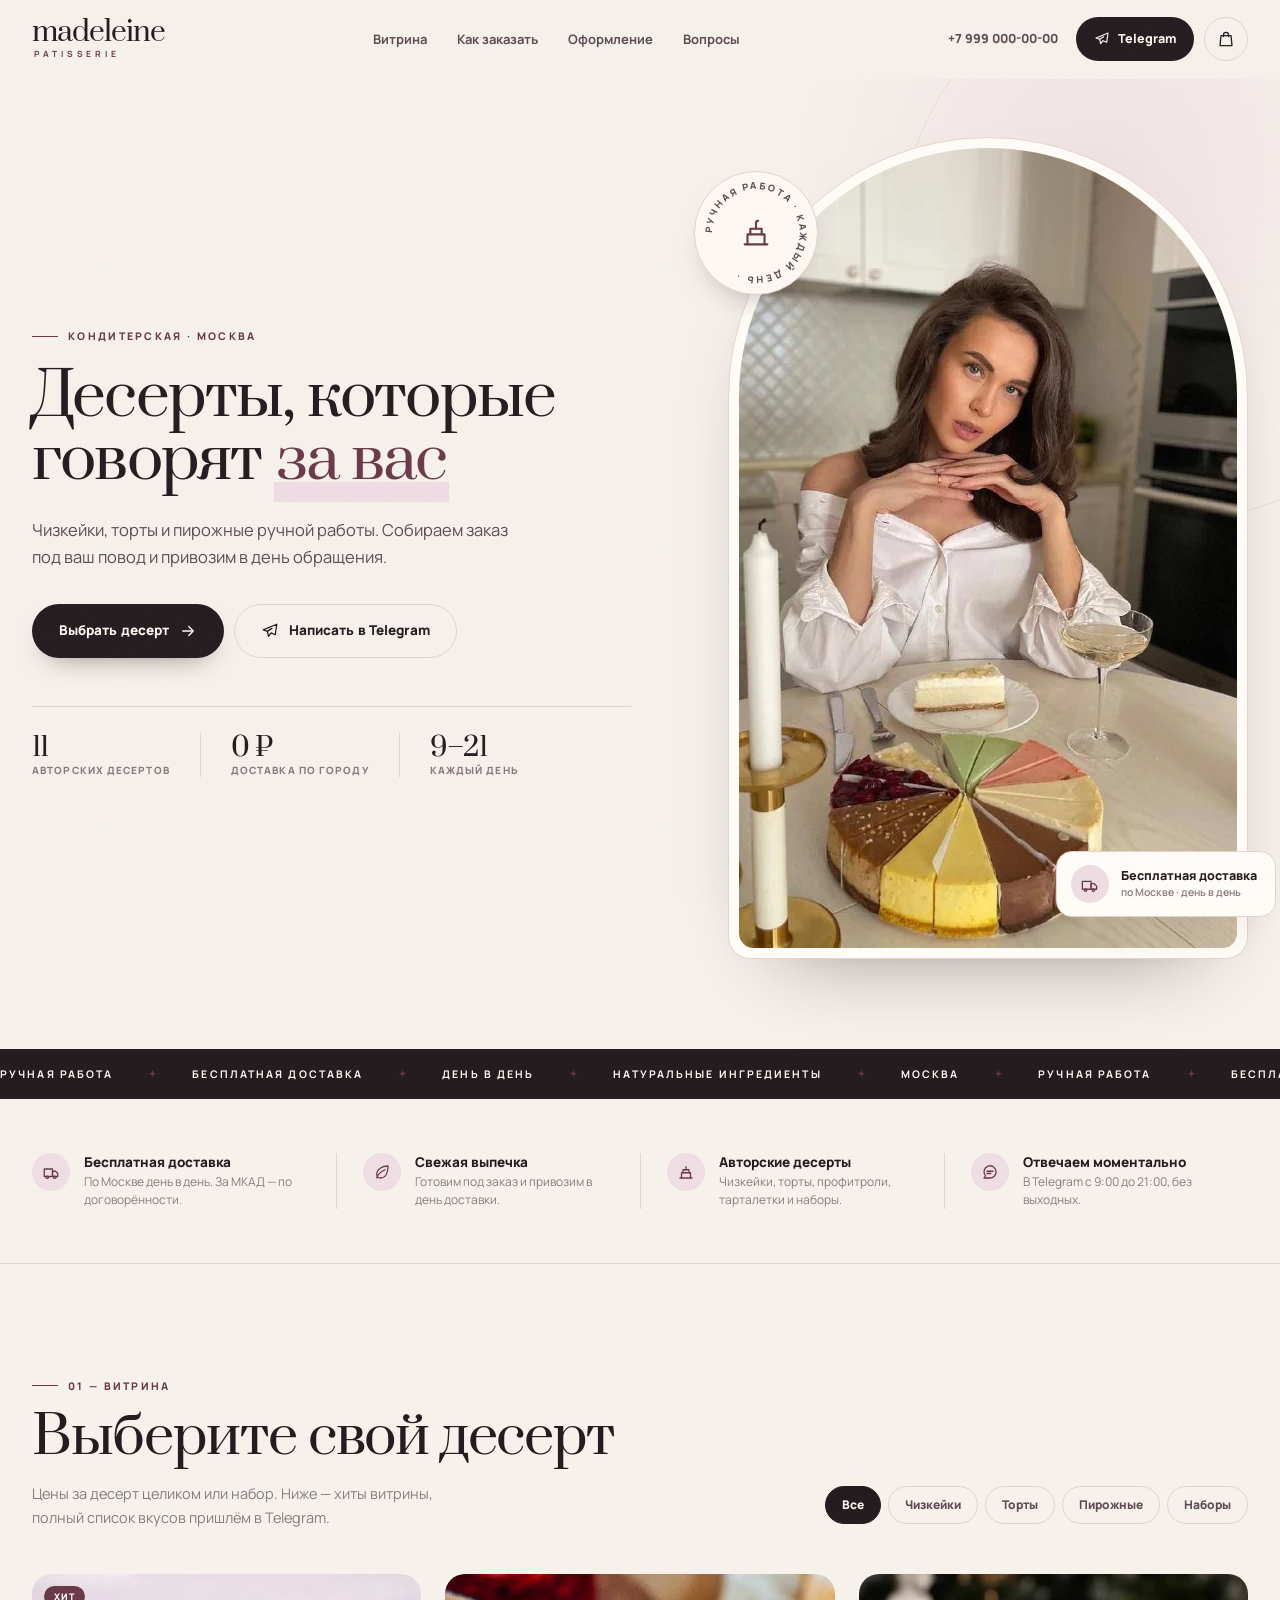
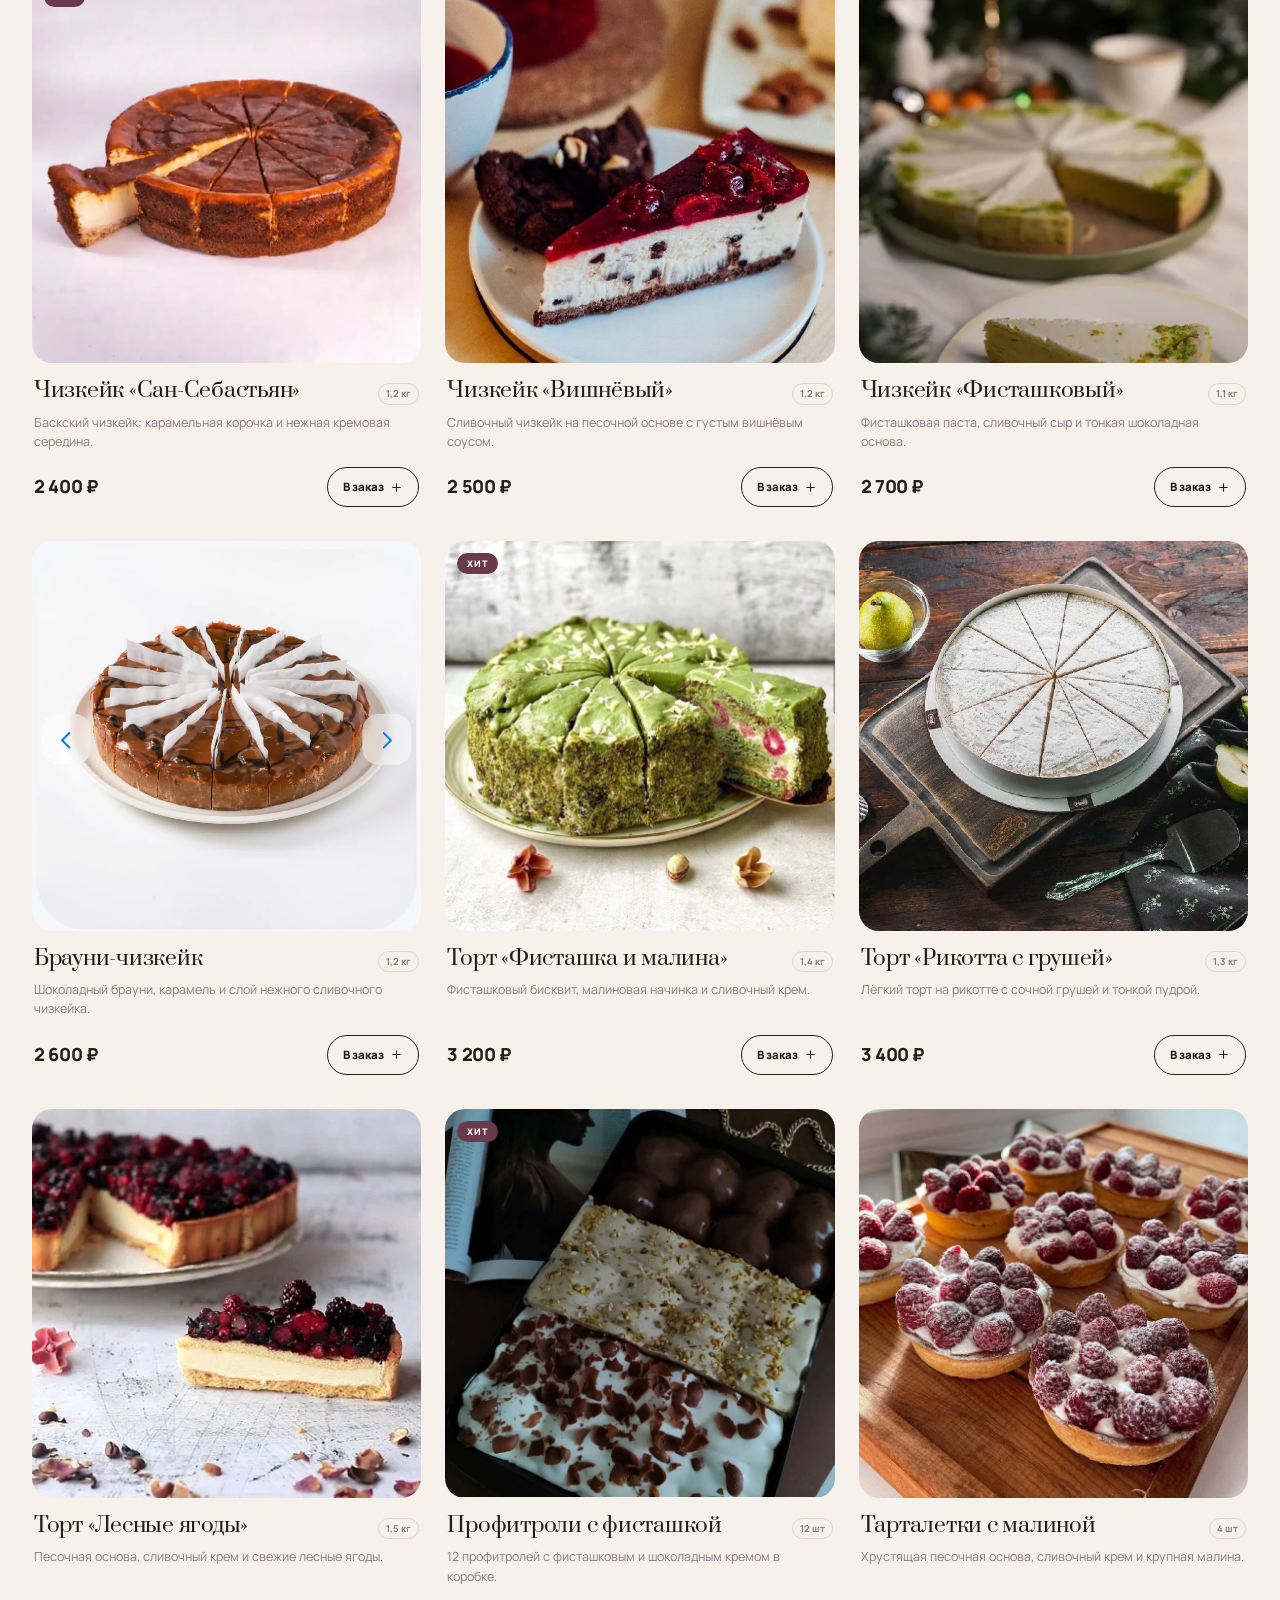
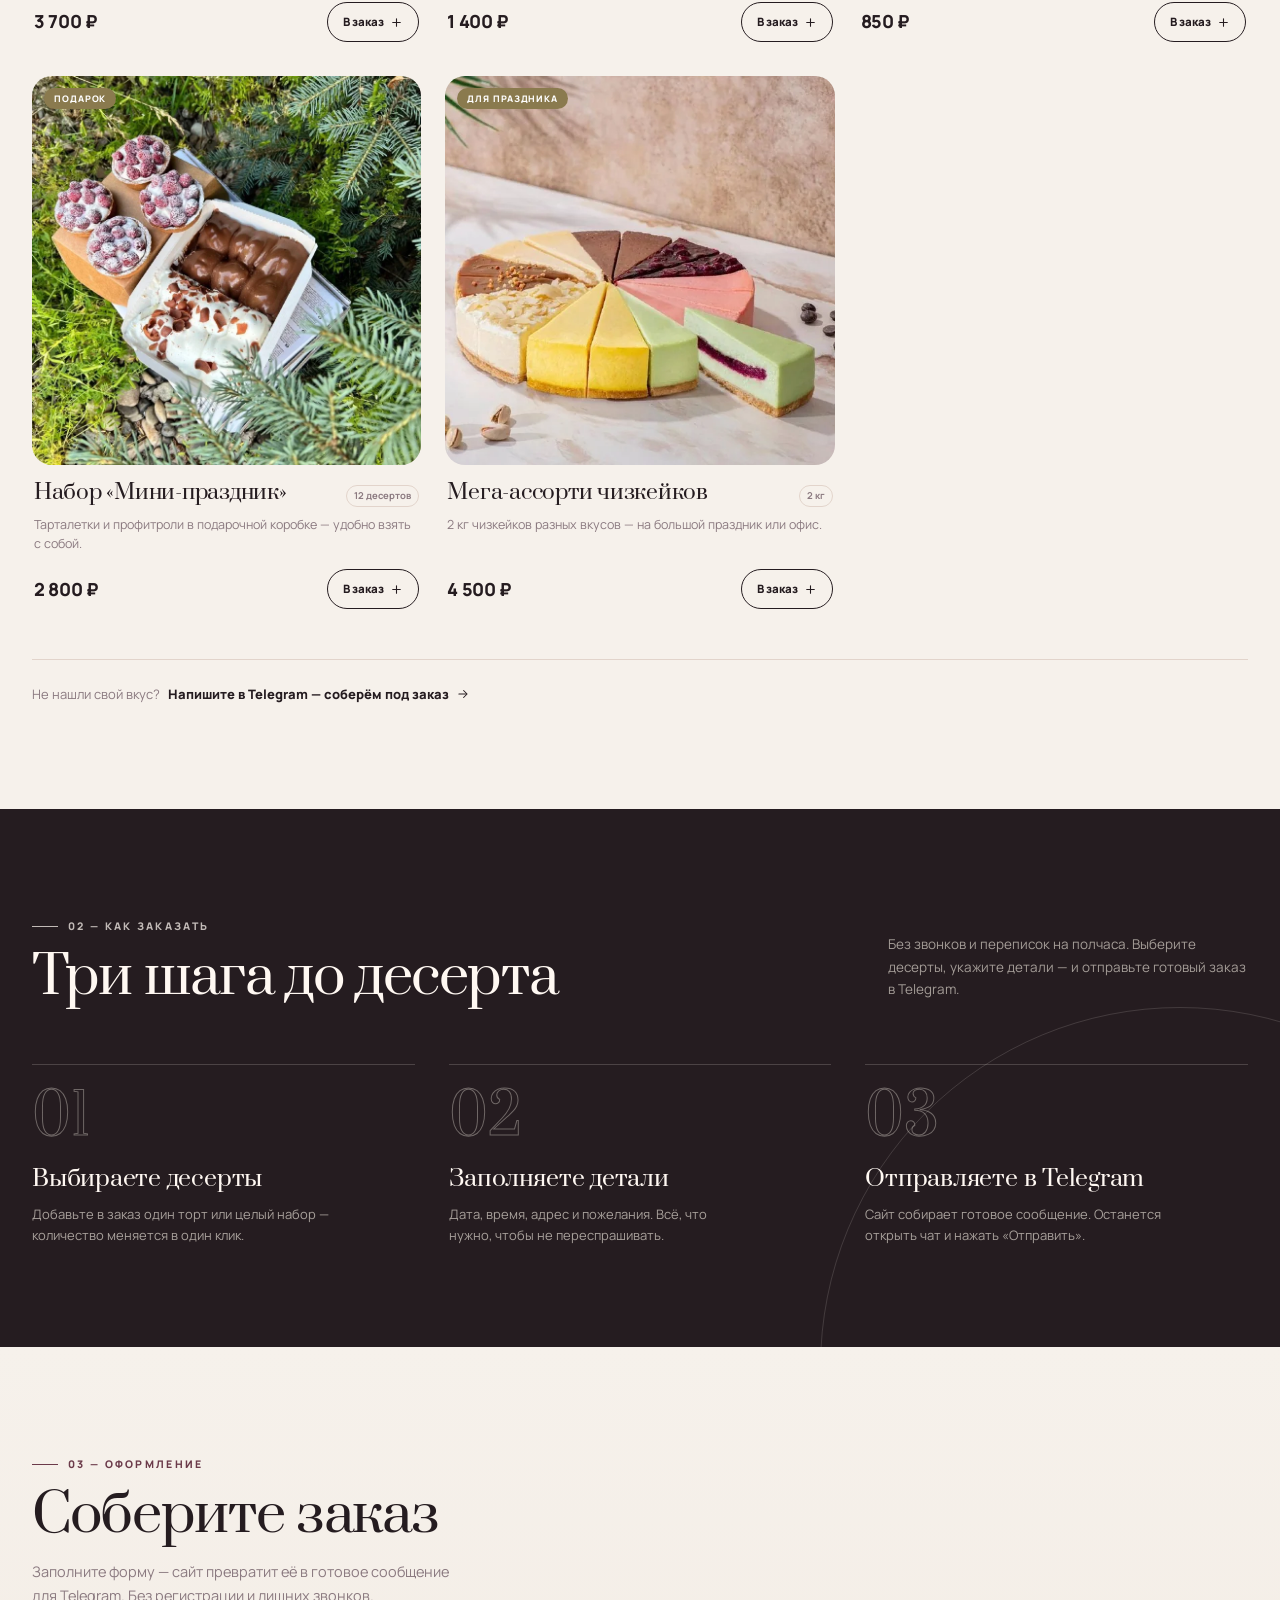
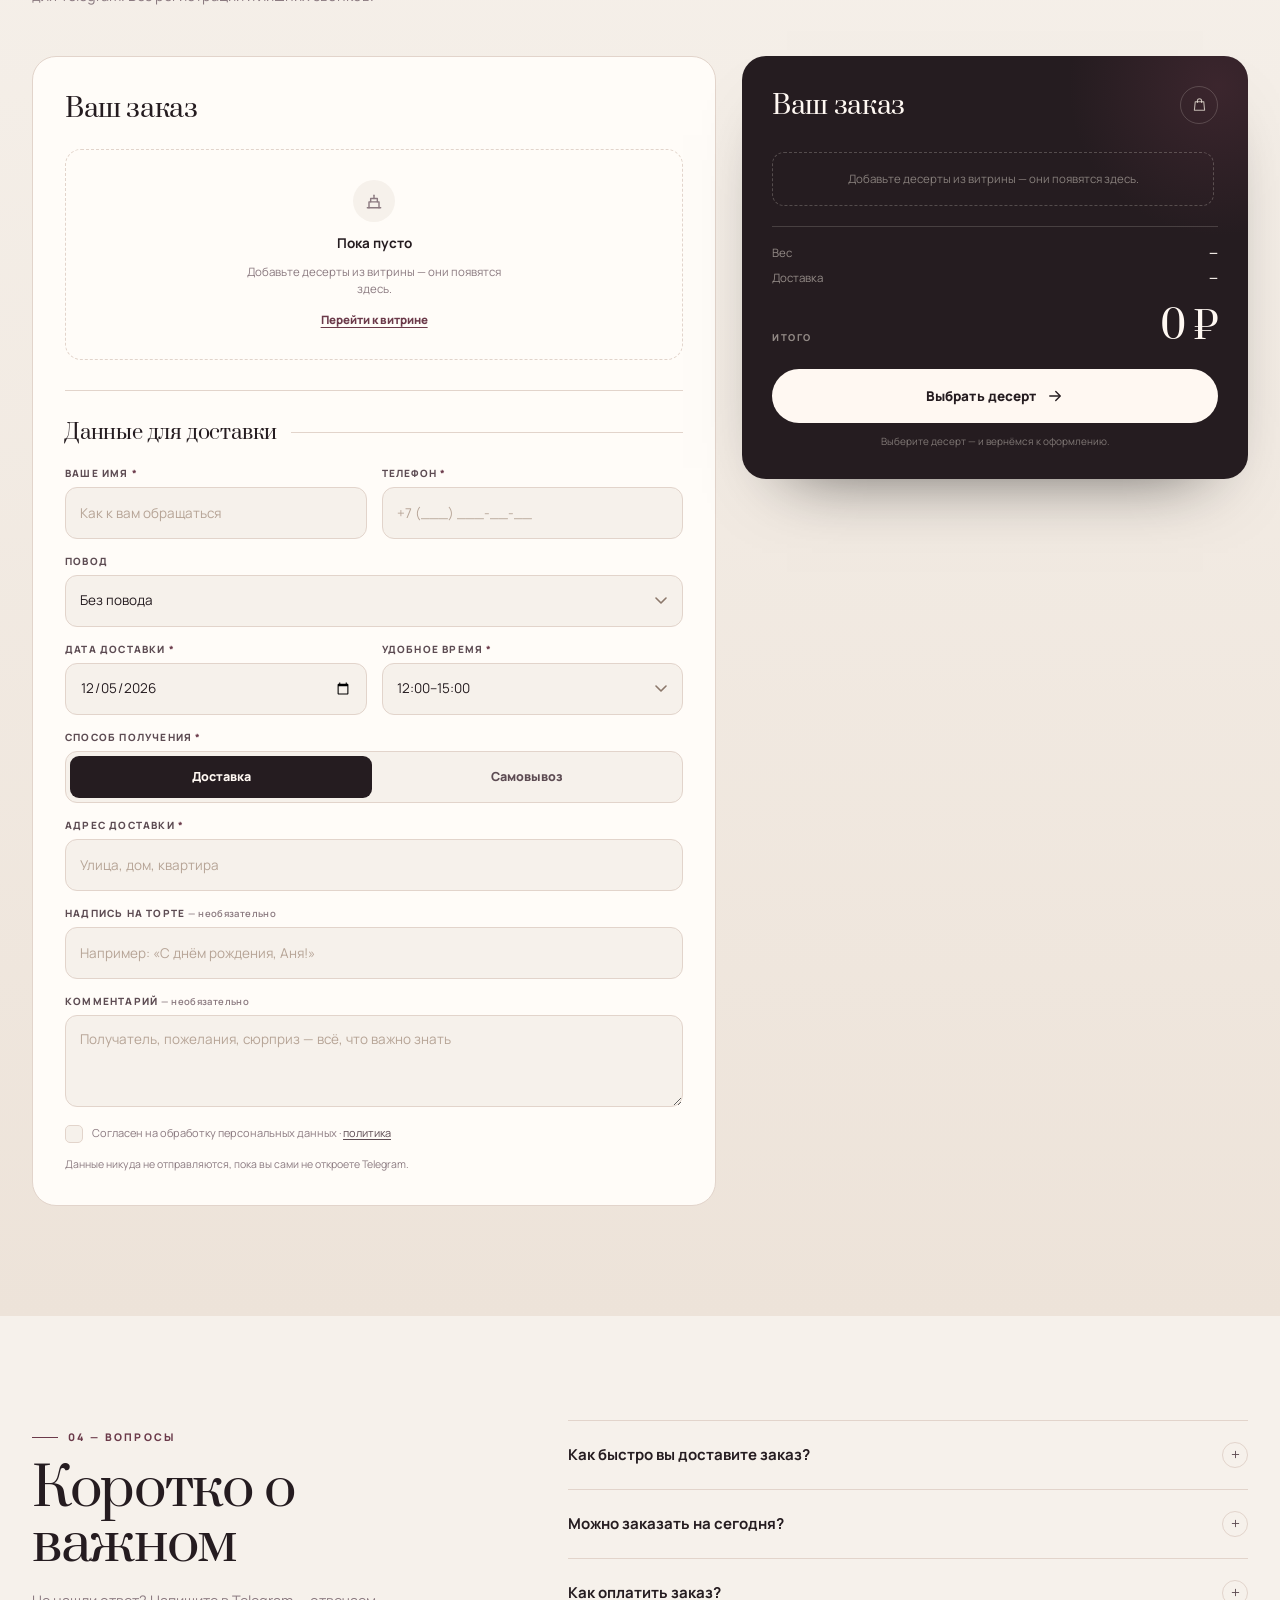
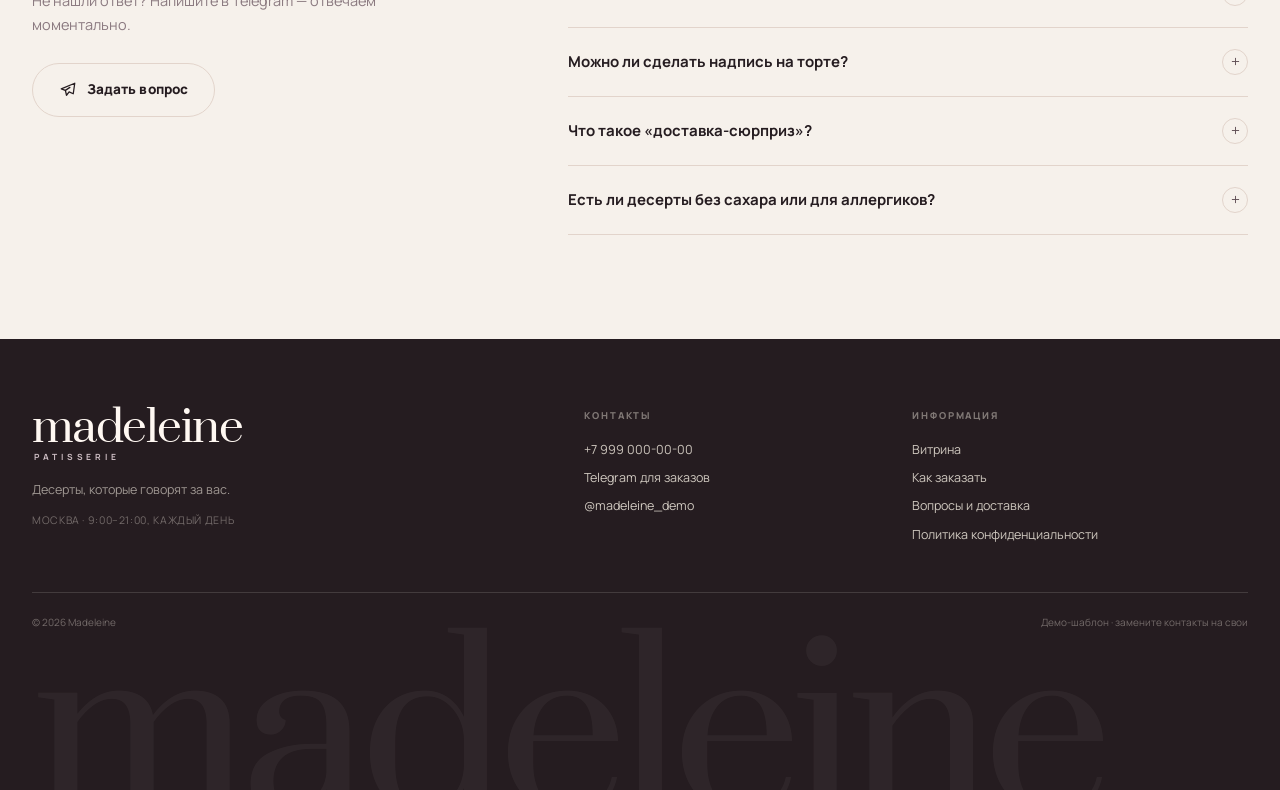
<file: index.html>
<!doctype html>
<html lang="ru">
<head>
  <meta charset="utf-8">
  <meta name="viewport" content="width=device-width, initial-scale=1">
  <title>Madeleine — кондитерская с доставкой по Москве</title>
  <meta name="description" content="Чизкейки, торты и пирожные ручной работы. Собираем заказ под ваш повод и привозим в день обращения. Бесплатная доставка по Москве.">
  <meta name="theme-color" content="#F6F1EB">
  <meta name="format-detection" content="telephone=no">

  <meta property="og:type" content="website">
  <meta property="og:locale" content="ru_RU">
  <meta property="og:site_name" content="Madeleine">
  <meta property="og:title" content="Madeleine — кондитерская с доставкой по Москве">
  <meta property="og:description" content="Чизкейки, торты и пирожные ручной работы. Собираем заказ под ваш повод и привозим в день обращения. Бесплатная доставка по Москве.">
  <meta property="og:image" content="https://coderrrcoffee.github.io/sweet-order-template/assets/photos/og-template.jpg">
  <meta name="twitter:card" content="summary_large_image">

  <link rel="preconnect" href="https://fonts.googleapis.com">
  <link rel="preconnect" href="https://fonts.gstatic.com" crossorigin>
  <link href="https://fonts.googleapis.com/css2?family=Manrope:wght@400;500;600;700;800&family=Prata&display=swap" rel="stylesheet">
  <link rel="stylesheet" href="assets/style.css">
  <link rel="icon" id="favicon" href="data:image/svg+xml,%3Csvg xmlns='http://www.w3.org/2000/svg' viewBox='0 0 64 64'%3E%3Crect width='64' height='64' rx='16' fill='%23F8F2E8'/%3E%3Ctext x='32' y='44' font-family='Georgia,serif' font-size='36' text-anchor='middle' fill='%23A63D2F'%3Ec%3C/text%3E%3C/svg%3E">

  <script src="config.js"></script>
  <script>
    /* Красим интерфейс до первой отрисовки — без вспышки чужой темы. */
    (function () {
      var c = window.SITE_CONFIG;
      if (!c || !c.theme) return;
      var r = document.documentElement;
      Object.keys(c.theme).forEach(function (k) {
        r.style.setProperty('--' + k.replace(/[A-Z]/g, function (m) { return '-' + m.toLowerCase(); }), c.theme[k]);
      });
    })();
  </script>

  <script type="application/ld+json">{
  "@context": "https://schema.org",
  "@type": "Bakery",
  "name": "Madeleine",
  "description": "Чизкейки, торты и пирожные ручной работы. Собираем заказ под ваш повод и привозим в день обращения. Бесплатная доставка по Москве.",
  "telephone": "+79990000000",
  "priceRange": "850–4 500 ₽",
  "servesCuisine": "Десерты, торты, чизкейки",
  "sameAs": [
    "https://t.me/madeleine_demo",
    "https://t.me/madeleine_demo"
  ],
  "address": {
    "@type": "PostalAddress",
    "addressLocality": "Москва",
    "addressCountry": "RU"
  },
  "openingHours": "Mo-Su 09:00-21:00",
  "url": "https://coderrrcoffee.github.io/sweet-order-template",
  "image": "https://coderrrcoffee.github.io/sweet-order-template/assets/photos/og-template.jpg",
  "hasOfferCatalog": {
    "@type": "OfferCatalog",
    "name": "Десерты",
    "itemListElement": [
      {
        "@type": "Offer",
        "position": 1,
        "price": 2400,
        "priceCurrency": "RUB",
        "availability": "https://schema.org/InStock",
        "itemOffered": {
          "@type": "Product",
          "name": "Чизкейк «Сан-Себастьян»",
          "description": "Баскский чизкейк: карамельная корочка и нежная кремовая середина.",
          "image": "https://coderrrcoffee.github.io/sweet-order-template/assets/photos/san-sebastian.webp"
        }
      },
      {
        "@type": "Offer",
        "position": 2,
        "price": 2500,
        "priceCurrency": "RUB",
        "availability": "https://schema.org/InStock",
        "itemOffered": {
          "@type": "Product",
          "name": "Чизкейк «Вишнёвый»",
          "description": "Сливочный чизкейк на песочной основе с густым вишнёвым соусом.",
          "image": "https://coderrrcoffee.github.io/sweet-order-template/assets/photos/cherry.webp"
        }
      },
      {
        "@type": "Offer",
        "position": 3,
        "price": 2700,
        "priceCurrency": "RUB",
        "availability": "https://schema.org/InStock",
        "itemOffered": {
          "@type": "Product",
          "name": "Чизкейк «Фисташковый»",
          "description": "Фисташковая паста, сливочный сыр и тонкая шоколадная основа.",
          "image": "https://coderrrcoffee.github.io/sweet-order-template/assets/photos/pistachio.webp"
        }
      },
      {
        "@type": "Offer",
        "position": 4,
        "price": 2600,
        "priceCurrency": "RUB",
        "availability": "https://schema.org/InStock",
        "itemOffered": {
          "@type": "Product",
          "name": "Брауни-чизкейк",
          "description": "Шоколадный брауни, карамель и слой нежного сливочного чизкейка.",
          "image": "https://coderrrcoffee.github.io/sweet-order-template/assets/photos/brownie.webp"
        }
      },
      {
        "@type": "Offer",
        "position": 5,
        "price": 3200,
        "priceCurrency": "RUB",
        "availability": "https://schema.org/InStock",
        "itemOffered": {
          "@type": "Product",
          "name": "Торт «Фисташка и малина»",
          "description": "Фисташковый бисквит, малиновая начинка и сливочный крем.",
          "image": "https://coderrrcoffee.github.io/sweet-order-template/assets/photos/pistachio-raspberry.webp"
        }
      },
      {
        "@type": "Offer",
        "position": 6,
        "price": 3400,
        "priceCurrency": "RUB",
        "availability": "https://schema.org/InStock",
        "itemOffered": {
          "@type": "Product",
          "name": "Торт «Рикотта с грушей»",
          "description": "Лёгкий торт на рикотте с сочной грушей и тонкой пудрой.",
          "image": "https://coderrrcoffee.github.io/sweet-order-template/assets/photos/ricotta-pear.webp"
        }
      },
      {
        "@type": "Offer",
        "position": 7,
        "price": 3700,
        "priceCurrency": "RUB",
        "availability": "https://schema.org/InStock",
        "itemOffered": {
          "@type": "Product",
          "name": "Торт «Лесные ягоды»",
          "description": "Песочная основа, сливочный крем и свежие лесные ягоды.",
          "image": "https://coderrrcoffee.github.io/sweet-order-template/assets/photos/forest-berries.webp"
        }
      },
      {
        "@type": "Offer",
        "position": 8,
        "price": 1400,
        "priceCurrency": "RUB",
        "availability": "https://schema.org/InStock",
        "itemOffered": {
          "@type": "Product",
          "name": "Профитроли с фисташкой",
          "description": "12 профитролей с фисташковым и шоколадным кремом в коробке.",
          "image": "https://coderrrcoffee.github.io/sweet-order-template/assets/photos/profiteroles.webp"
        }
      },
      {
        "@type": "Offer",
        "position": 9,
        "price": 850,
        "priceCurrency": "RUB",
        "availability": "https://schema.org/InStock",
        "itemOffered": {
          "@type": "Product",
          "name": "Тарталетки с малиной",
          "description": "Хрустящая песочная основа, сливочный крем и крупная малина.",
          "image": "https://coderrrcoffee.github.io/sweet-order-template/assets/photos/tartlets.webp"
        }
      },
      {
        "@type": "Offer",
        "position": 10,
        "price": 2800,
        "priceCurrency": "RUB",
        "availability": "https://schema.org/InStock",
        "itemOffered": {
          "@type": "Product",
          "name": "Набор «Мини-праздник»",
          "description": "Тарталетки и профитроли в подарочной коробке — удобно взять с собой.",
          "image": "https://coderrrcoffee.github.io/sweet-order-template/assets/photos/mini-set.webp"
        }
      },
      {
        "@type": "Offer",
        "position": 11,
        "price": 4500,
        "priceCurrency": "RUB",
        "availability": "https://schema.org/InStock",
        "itemOffered": {
          "@type": "Product",
          "name": "Мега-ассорти чизкейков",
          "description": "2 кг чизкейков разных вкусов — на большой праздник или офис.",
          "image": "https://coderrrcoffee.github.io/sweet-order-template/assets/photos/mega-assorti.webp"
        }
      }
    ]
  }
}</script>
</head>
<body>
  <a class="skip-link" href="#catalog">Перейти к витрине</a>

  <header class="site-header" id="top">
    <div class="wrap header-inner">
      <a class="logo" href="#top" aria-label="Madeleine — на главную">
        <span class="logo-line1" data-bind="brand.logoLine1">cheesecake</span>
        <span class="logo-line2" data-bind="brand.logoLine2">kazan</span>
      </a>

      <nav class="nav" aria-label="Основная навигация">
        <a href="#catalog">Витрина</a>
        <a href="#how">Как заказать</a>
        <a href="#order">Оформление</a>
        <a href="#faq">Вопросы</a>
      </nav>

      <div class="header-actions">
        <a class="header-phone js-phone-link" href="tel:+79990000000" data-bind="contacts.phoneDisplay">+7 917 222-56-54</a>
        <a class="header-tg js-tg-link" href="https://t.me/madeleine_demo" target="_blank" rel="noopener" aria-label="Написать в Telegram">
          <svg viewBox="0 0 24 24" fill="none" stroke="currentColor" stroke-width="1.7" stroke-linecap="round" stroke-linejoin="round" aria-hidden="true"><path d="M21 3 3 10.5l5.5 2L10 19l3.5-4.5L19 17 21 3Z"/><path d="m8.5 12.5 6-4"/></svg>
          <span>Telegram</span>
        </a>
        <button class="icon-btn" id="cartBtn" type="button" aria-label="Перейти к оформлению заказа">
          <svg viewBox="0 0 24 24" fill="none" stroke="currentColor" stroke-width="1.6" stroke-linecap="round" stroke-linejoin="round" aria-hidden="true"><path d="M6 8h12l1.2 12H4.8L6 8Z"/><path d="M9 9V7a3 3 0 0 1 6 0v2"/></svg>
          <span class="cart-count" data-cart-count hidden>0</span>
        </button>
      </div>
    </div>
  </header>

  <main>
    <!-- ── Первый экран ────────────────────────────────────── -->
    <section class="hero">
      <div class="wrap hero-grid">
        <div class="hero-copy">
          <p class="eyebrow" data-bind="hero.eyebrow">Кондитерская · Казань</p>
          <h1 data-bind-html="hero.titleHtml">Чизкейки и торты,<br>к которым не нужен <em>повод</em></h1>
          <p class="hero-text" data-bind="hero.text">Более 30 видов десертов. Готовим день в день и привозим бесплатно по Казани.</p>

          <div class="hero-actions">
            <a class="btn btn--primary" href="#catalog">
              <span data-bind="hero.primaryCta">Выбрать десерт</span>
              <svg viewBox="0 0 24 24" fill="none" stroke="currentColor" stroke-width="1.8" stroke-linecap="round" stroke-linejoin="round" aria-hidden="true"><path d="M5 12h13"/><path d="m13 6 6 6-6 6"/></svg>
            </a>
            <a class="btn btn--ghost js-tg-link" href="https://t.me/madeleine_demo" target="_blank" rel="noopener">
              <svg viewBox="0 0 24 24" fill="none" stroke="currentColor" stroke-width="1.7" stroke-linecap="round" stroke-linejoin="round" aria-hidden="true"><path d="M21 3 3 10.5l5.5 2L10 19l3.5-4.5L19 17 21 3Z"/><path d="m8.5 12.5 6-4"/></svg>
              <span data-bind="hero.secondaryCta">Написать в Telegram</span>
            </a>
          </div>

          <div class="hero-stats" id="heroStats"></div>
        </div>

        <div class="hero-visual">
          <div class="hero-frame">
            <img data-bind-src="hero.image" data-bind-alt="hero.imageAlt" src="assets/photos/hero.webp" alt="Ассорти чизкейков" width="640" height="800" fetchpriority="high">
          </div>

          <div class="hero-sticker" aria-hidden="true">
            <svg class="sticker-ring" viewBox="0 0 120 120">
              <defs>
                <path id="stickerPath" d="M60,60 m-43,0 a43,43 0 1,1 86,0 a43,43 0 1,1 -86,0"/>
              </defs>
              <text>
                <textPath href="#stickerPath" startOffset="0" data-bind="hero.sticker">свежая выпечка · каждый день ·</textPath>
              </text>
            </svg>
            <span class="sticker-icon">
              <svg viewBox="0 0 24 24" fill="none" stroke="currentColor" stroke-width="1.5" stroke-linecap="round" stroke-linejoin="round" aria-hidden="true"><path d="M4 20h16"/><path d="M6 20v-7h12v7"/><path d="M8 13V9h8v4"/><path d="M12 9V5"/><path d="M12 5c0-1 .7-1.6 1.5-1.6"/></svg>
            </span>
          </div>

          <div class="hero-badge">
            <span class="hero-badge-icon">
              <svg viewBox="0 0 24 24" fill="none" stroke="currentColor" stroke-width="1.6" stroke-linecap="round" stroke-linejoin="round" aria-hidden="true"><path d="M3 8h11v10H3z"/><path d="M14 11h4l3 3v4h-7z"/><circle cx="7" cy="19" r="1.6"/><circle cx="17" cy="19" r="1.6"/></svg>
            </span>
            <span class="hero-badge-text">
              <strong data-bind="hero.badgeTitle">Бесплатная доставка</strong>
              <span data-bind="hero.badgeText">по Казани · день в день</span>
            </span>
          </div>
        </div>
      </div>
    </section>

    <div class="marquee" aria-hidden="true">
      <div class="marquee-track" id="marqueeTrack"></div>
    </div>

    <!-- ── Преимущества ────────────────────────────────────── -->
    <section class="trust" aria-label="Почему мы">
      <div class="wrap">
        <div class="trust-grid" id="trustGrid"></div>
      </div>
    </section>

    <!-- ── Витрина ─────────────────────────────────────────── -->
    <section class="section catalog" id="catalog">
      <div class="wrap">
        <div class="section-head">
          <div class="section-head-copy">
            <p class="eyebrow" data-bind="catalog.eyebrow">01 — Витрина</p>
            <h2 class="section-title" data-bind="catalog.title">Выберите свой десерт</h2>
            <p class="section-text" data-bind="catalog.text">Цены за десерт целиком или набор.</p>
          </div>
          <div class="filters" id="filters" role="group" aria-label="Категории десертов"></div>
        </div>

        <div class="catalog-grid" id="catalogGrid"></div>

        <noscript>
          <p class="catalog-noscript">Для выбора десертов включите JavaScript — или напишите нам в Telegram, и мы соберём заказ вручную.</p>
        </noscript>

        <p class="catalog-note">
          <span data-bind="catalog.note">Не нашли свой вкус?</span>
          <a class="js-tg-link" href="https://t.me/madeleine_demo" target="_blank" rel="noopener">
            <span data-bind="catalog.noteLink">Напишите в Telegram — соберём под заказ</span>
            <svg viewBox="0 0 24 24" fill="none" stroke="currentColor" stroke-width="1.8" stroke-linecap="round" stroke-linejoin="round" aria-hidden="true"><path d="M5 12h13"/><path d="m13 6 6 6-6 6"/></svg>
          </a>
        </p>
      </div>
    </section>

    <!-- ── Как заказать ────────────────────────────────────── -->
    <section class="how" id="how">
      <div class="wrap">
        <div class="how-head">
          <div>
            <p class="eyebrow eyebrow--light" data-bind="steps.eyebrow">02 — Как заказать</p>
            <h2 class="section-title" data-bind="steps.title">Три шага до десерта</h2>
          </div>
          <p class="how-text" data-bind="steps.text">Выберите десерты, укажите детали — и отправьте готовый заказ в Telegram.</p>
        </div>
        <div class="how-grid" id="stepsGrid"></div>
      </div>
    </section>

    <!-- ── Оформление ──────────────────────────────────────── -->
    <section class="order-section" id="order">
      <div class="wrap">
        <div class="section-head">
          <div class="section-head-copy">
            <p class="eyebrow" data-bind="order.eyebrow">03 — Оформление</p>
            <h2 class="section-title" data-bind="order.title">Соберите заказ</h2>
            <p class="section-text" data-bind="order.text">Заполните форму — сайт превратит её в готовое сообщение для Telegram.</p>
          </div>
        </div>

        <div class="order-grid">
          <div class="order-card">
            <div class="order-card-head">
              <h3 data-bind="order.summaryTitle">Ваш заказ</h3>
              <span class="order-card-count" id="cartHeadCount"></span>
            </div>

            <div id="orderItems" aria-live="polite"></div>

            <div class="form-title">
              <h3 data-bind="order.formTitle">Данные для доставки</h3>
            </div>

            <form id="orderForm" novalidate autocomplete="on">
              <div class="form-grid">
                <div class="field" data-field="name">
                  <label for="name">Ваше имя <span class="req">*</span></label>
                  <input id="name" name="name" type="text" autocomplete="name" placeholder="Как к вам обращаться" maxlength="60">
                  <span class="field-error" id="nameError"></span>
                </div>

                <div class="field" data-field="phone">
                  <label for="phone">Телефон <span class="req">*</span></label>
                  <input id="phone" name="phone" type="tel" inputmode="tel" autocomplete="tel" placeholder="+7 (___) ___-__-__" maxlength="18">
                  <span class="field-error" id="phoneError"></span>
                </div>

                <div class="field field--full" data-field="occasion">
                  <label for="occasion">Повод</label>
                  <select id="occasion" name="occasion"></select>
                </div>

                <div class="field" data-field="date">
                  <label for="date">Дата доставки <span class="req">*</span></label>
                  <input id="date" name="date" type="date">
                  <span class="field-error" id="dateError"></span>
                </div>

                <div class="field" data-field="time">
                  <label for="time">Удобное время <span class="req">*</span></label>
                  <select id="time" name="time"></select>
                  <span class="field-hint" id="timeHint"></span>
                  <span class="field-error" id="timeError"></span>
                </div>

                <div class="field field--full" data-field="method">
                  <label>Способ получения <span class="req">*</span></label>
                  <div class="segmented" role="radiogroup" aria-label="Способ получения">
                    <label>
                      <input type="radio" name="method" value="delivery" checked>
                      <span>Доставка</span>
                    </label>
                    <label>
                      <input type="radio" name="method" value="pickup">
                      <span>Самовывоз</span>
                    </label>
                  </div>
                  <span class="field-hint" id="pickupHint" hidden></span>
                </div>

                <div class="field field--full" data-field="address" id="addressField">
                  <label for="address">Адрес доставки <span class="req">*</span></label>
                  <input id="address" name="address" type="text" autocomplete="street-address" placeholder="Улица, дом, квартира" maxlength="160">
                  <span class="field-error" id="addressError"></span>
                </div>

                <div class="field field--full" data-field="inscription" id="inscriptionField">
                  <label for="inscription">Надпись на торте <span class="optional">— необязательно</span></label>
                  <input id="inscription" name="inscription" type="text" placeholder="Например: «С днём рождения, Аня!»" maxlength="80">
                </div>

                <div class="field field--full" data-field="comment">
                  <label for="comment">Комментарий <span class="optional">— необязательно</span></label>
                  <textarea id="comment" name="comment" rows="3" placeholder="Получатель, пожелания, сюрприз — всё, что важно знать" maxlength="500"></textarea>
                </div>
              </div>

              <div class="consent-wrap" data-field="consent">
                <label class="consent">
                  <input type="checkbox" id="consent" name="consent">
                  <span><span data-bind="order.consent">Согласен на обработку персональных данных</span> · <a href="privacy.html" target="_blank" rel="noopener">политика</a></span>
                </label>
                <span class="field-error" id="consentError"></span>
              </div>

              <p class="form-note">Данные никуда не отправляются, пока вы сами не откроете Telegram.</p>
              <button type="submit" class="sr-only">Оформить заказ</button>
            </form>
          </div>

          <aside class="summary" id="summary" aria-label="Итог заказа">
            <div class="summary-head">
              <div>
                <h3 data-bind="order.summaryTitle">Ваш заказ</h3>
                <p class="summary-count" id="summaryCount"></p>
              </div>
              <span class="summary-icon" aria-hidden="true">
                <svg viewBox="0 0 24 24" fill="none" stroke="currentColor" stroke-width="1.5" stroke-linecap="round" stroke-linejoin="round"><path d="M6 8h12l1.2 12H4.8L6 8Z"/><path d="M9 9V7a3 3 0 0 1 6 0v2"/></svg>
              </span>
            </div>

            <div class="summary-list" id="summaryList"></div>

            <div class="summary-totals">
              <div class="summary-row"><span>Вес</span><b id="summaryWeight">—</b></div>
              <div class="summary-row"><span>Доставка</span><b id="summaryDelivery">—</b></div>
              <div class="summary-total">
                <span>Итого</span>
                <strong id="summaryTotal">0 ₽</strong>
              </div>
            </div>

            <button class="btn btn--light" id="checkoutBtn" type="button">
              <span data-bind="order.submit">Оформить в Telegram</span>
              <svg viewBox="0 0 24 24" fill="none" stroke="currentColor" stroke-width="1.8" stroke-linecap="round" stroke-linejoin="round" aria-hidden="true"><path d="M5 12h13"/><path d="m13 6 6 6-6 6"/></svg>
            </button>
            <p class="summary-note" data-bind="order.submitNote">Откроется чат с продавцом, текст заказа уже будет вставлен.</p>
          </aside>
        </div>
      </div>
    </section>

    <!-- ── FAQ ─────────────────────────────────────────────── -->
    <section class="section faq" id="faq">
      <div class="wrap faq-grid">
        <div class="faq-copy">
          <p class="eyebrow" data-bind="faq.eyebrow">04 — Вопросы</p>
          <h2 class="section-title" data-bind="faq.title">Коротко о важном</h2>
          <p class="section-text" data-bind="faq.text">Не нашли ответ? Напишите в Telegram — отвечаем моментально.</p>
          <a class="btn btn--ghost js-tg-link" href="https://t.me/madeleine_demo" target="_blank" rel="noopener">
            <svg viewBox="0 0 24 24" fill="none" stroke="currentColor" stroke-width="1.7" stroke-linecap="round" stroke-linejoin="round" aria-hidden="true"><path d="M21 3 3 10.5l5.5 2L10 19l3.5-4.5L19 17 21 3Z"/><path d="m8.5 12.5 6-4"/></svg>
            <span>Задать вопрос</span>
          </a>
        </div>
        <div class="faq-list" id="faqList"></div>
      </div>
    </section>
  </main>

  <footer class="footer" id="contacts">
    <div class="wrap">
      <div class="footer-top">
        <div>
          <a class="logo logo--footer" href="#top" aria-label="Madeleine — наверх">
            <span class="logo-line1" data-bind="brand.logoLine1">cheesecake</span>
            <span class="logo-line2" data-bind="brand.logoLine2">kazan</span>
          </a>
          <p class="footer-note" data-bind="footer.note">Десерты, которые не нужно искать повода.</p>
          <p class="footer-city"><span data-bind="brand.city">Казань</span> · <span data-bind="delivery.hours">8:00–20:00</span>, <span data-bind="delivery.days">каждый день</span></p>
        </div>

        <div>
          <h4>Контакты</h4>
          <div class="footer-links">
            <a class="js-phone-link" href="tel:+79990000000" data-bind="contacts.phoneDisplay">+7 917 222-56-54</a>
            <a class="js-tg-link" href="https://t.me/madeleine_demo" target="_blank" rel="noopener">Telegram для заказов</a>
            <a class="js-channel-link" href="https://t.me/madeleine_demo" target="_blank" rel="noopener" data-bind="contacts.telegramChannelLabel">@cheesecakekazan</a>
          </div>
        </div>

        <div>
          <h4>Информация</h4>
          <div class="footer-links">
            <a href="#catalog">Витрина</a>
            <a href="#how">Как заказать</a>
            <a href="#faq">Вопросы и доставка</a>
            <a href="privacy.html">Политика конфиденциальности</a>
          </div>
        </div>
      </div>

      <div class="footer-bottom">
        <span>© <span id="year"></span> <span data-bind="brand.name">Cheesecake Kazan</span></span>
        <span data-bind="footer.credit"></span>
      </div>

      <div class="footer-watermark" aria-hidden="true" data-bind="brand.logoLine1">cheesecake</div>
    </div>
  </footer>

  <div class="mobile-bar" id="mobileBar" aria-hidden="true">
    <div>
      <div class="mobile-bar-meta" id="mobileBarMeta">0 десертов</div>
      <div class="mobile-bar-total" id="mobileBarTotal">0 ₽</div>
    </div>
    <button class="btn" id="mobileBarBtn" type="button">
      Оформить
      <svg viewBox="0 0 24 24" fill="none" stroke="currentColor" stroke-width="1.8" stroke-linecap="round" stroke-linejoin="round" aria-hidden="true"><path d="M5 12h13"/><path d="m13 6 6 6-6 6"/></svg>
    </button>
  </div>

  <div class="toast" id="toast" role="status" aria-live="polite"></div>

  <dialog class="modal" id="orderModal" aria-labelledby="modalTitle">
    <div class="modal-card">
      <button class="modal-close" id="modalClose" type="button" aria-label="Закрыть">
        <svg viewBox="0 0 24 24" fill="none" stroke="currentColor" stroke-width="1.8" stroke-linecap="round" aria-hidden="true"><path d="M6 6l12 12M18 6 6 18"/></svg>
      </button>

      <div class="modal-icon" aria-hidden="true">
        <svg viewBox="0 0 24 24" fill="none" stroke="currentColor" stroke-width="2" stroke-linecap="round" stroke-linejoin="round"><path d="m5 12 4.5 4.5L19 7"/></svg>
      </div>

      <h2 id="modalTitle">Заказ собран</h2>
      <p>Осталось отправить его в Telegram — текст уже готов.</p>

      <pre id="orderText"></pre>

      <div class="modal-actions">
        <a class="btn btn--primary" id="tgSend" href="#" target="_blank" rel="noopener">
          <svg viewBox="0 0 24 24" fill="none" stroke="currentColor" stroke-width="1.7" stroke-linecap="round" stroke-linejoin="round" aria-hidden="true"><path d="M21 3 3 10.5l5.5 2L10 19l3.5-4.5L19 17 21 3Z"/><path d="m8.5 12.5 6-4"/></svg>
          Открыть Telegram
        </a>
        <button class="btn btn--ghost" id="copyBtn" type="button">Скопировать текст</button>
      </div>

      <p class="modal-hint">Если Telegram не открылся, скопируйте текст и вставьте его в чат вручную.</p>
    </div>
  </dialog>

  <script type="application/json" id="catalogFallback">{"products":[{"id":"san-sebastian","category":"cheesecakes","name":"Чизкейк «Сан-Себастьян»","desc":"Баскский чизкейк: карамельная корочка и нежная кремовая середина.","price":2400,"unit":"шт","weight":1200,"weightLabel":"1,2 кг","image":"assets/photos/san-sebastian.webp","badge":"Хит","badgeTone":"accent","available":true},{"id":"cherry","category":"cheesecakes","name":"Чизкейк «Вишнёвый»","desc":"Сливочный чизкейк на песочной основе с густым вишнёвым соусом.","price":2500,"unit":"шт","weight":1200,"weightLabel":"1,2 кг","image":"assets/photos/cherry.webp","available":true},{"id":"pistachio","category":"cheesecakes","name":"Чизкейк «Фисташковый»","desc":"Фисташковая паста, сливочный сыр и тонкая шоколадная основа.","price":2700,"unit":"шт","weight":1100,"weightLabel":"1,1 кг","image":"assets/photos/pistachio.webp","available":true},{"id":"brownie","category":"cheesecakes","name":"Брауни-чизкейк","desc":"Шоколадный брауни, карамель и слой нежного сливочного чизкейка.","price":2600,"unit":"шт","weight":1200,"weightLabel":"1,2 кг","image":"assets/photos/brownie.webp","available":true},{"id":"pistachio-raspberry","category":"cakes","name":"Торт «Фисташка и малина»","desc":"Фисташковый бисквит, малиновая начинка и сливочный крем.","price":3200,"unit":"шт","weight":1400,"weightLabel":"1,4 кг","image":"assets/photos/pistachio-raspberry.webp","badge":"Хит","badgeTone":"accent","available":true},{"id":"ricotta-pear","category":"cakes","name":"Торт «Рикотта с грушей»","desc":"Лёгкий торт на рикотте с сочной грушей и тонкой пудрой.","price":3400,"unit":"шт","weight":1300,"weightLabel":"1,3 кг","image":"assets/photos/ricotta-pear.webp","available":true},{"id":"forest-berries","category":"cakes","name":"Торт «Лесные ягоды»","desc":"Песочная основа, сливочный крем и свежие лесные ягоды.","price":3700,"unit":"шт","weight":1500,"weightLabel":"1,5 кг","image":"assets/photos/forest-berries.webp","available":true},{"id":"profiteroles","category":"pastry","name":"Профитроли с фисташкой","desc":"12 профитролей с фисташковым и шоколадным кремом в коробке.","price":1400,"unit":"набор","weight":480,"weightLabel":"12 шт","image":"assets/photos/profiteroles.webp","badge":"Хит","badgeTone":"accent","available":true},{"id":"tartlets","category":"pastry","name":"Тарталетки с малиной","desc":"Хрустящая песочная основа, сливочный крем и крупная малина.","price":850,"unit":"набор","weight":360,"weightLabel":"4 шт","image":"assets/photos/tartlets.webp","available":true},{"id":"mini-set","category":"sets","name":"Набор «Мини-праздник»","desc":"Тарталетки и профитроли в подарочной коробке — удобно взять с собой.","price":2800,"unit":"набор","weight":900,"weightLabel":"12 десертов","image":"assets/photos/mini-set.webp","badge":"Подарок","badgeTone":"green","available":true},{"id":"mega-assorti","category":"sets","name":"Мега-ассорти чизкейков","desc":"2 кг чизкейков разных вкусов — на большой праздник или офис.","price":4500,"unit":"набор","weight":2000,"weightLabel":"2 кг","image":"assets/photos/mega-assorti.webp","badge":"Для праздника","badgeTone":"green","available":true}]}</script>
  <script src="assets/app.js"></script>
</body>
</html>
</file>
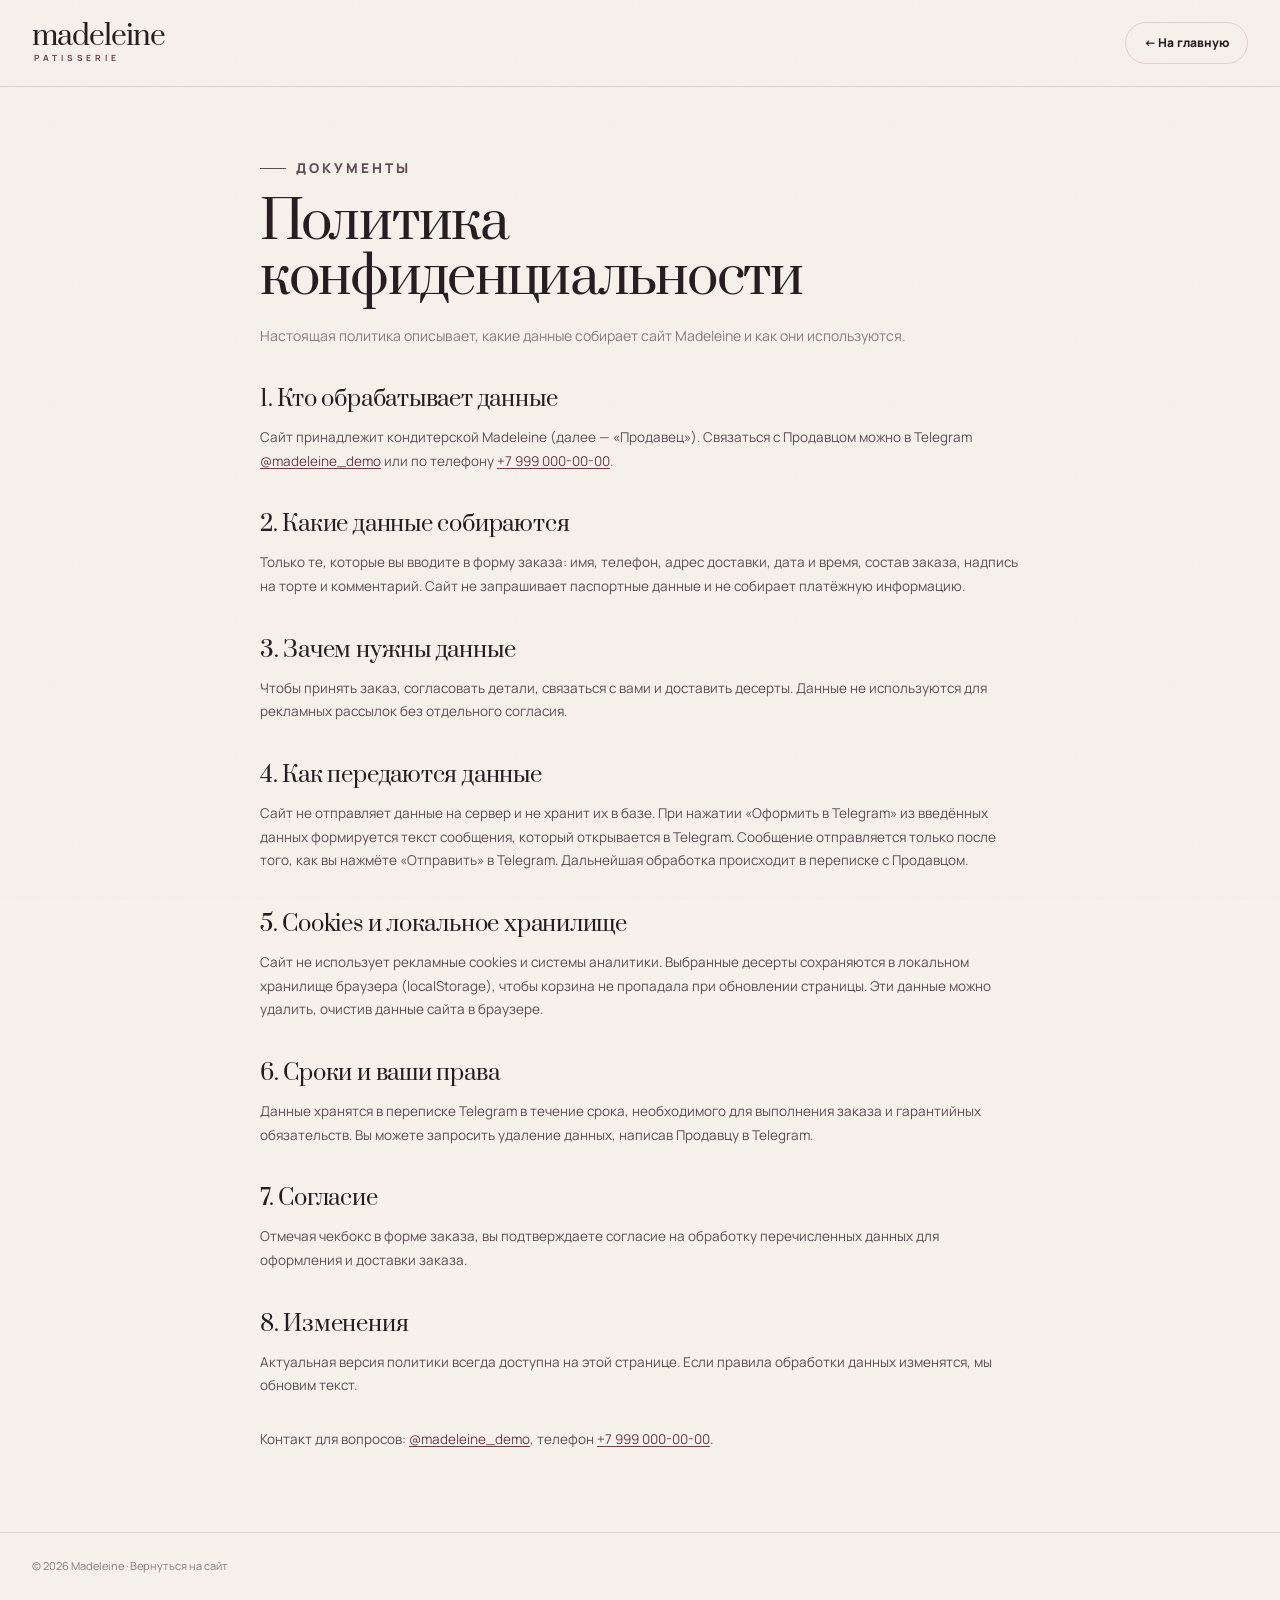
<file: privacy.html>
<!doctype html>
<html lang="ru">
<head>
  <meta charset="utf-8">
  <meta name="viewport" content="width=device-width, initial-scale=1">
  <title>Политика конфиденциальности — Madeleine</title>
  <meta name="description" content="Как сайт Madeleine обращается с данными покупателей.">
  <meta name="theme-color" content="#F6F1EB">
  <meta name="robots" content="noindex">
  <link rel="preconnect" href="https://fonts.googleapis.com">
  <link rel="preconnect" href="https://fonts.gstatic.com" crossorigin>
  <link href="https://fonts.googleapis.com/css2?family=Manrope:wght@400;500;600;700;800&family=Prata&display=swap" rel="stylesheet">
  <link rel="stylesheet" href="assets/style.css">
  <link rel="icon" id="favicon" href="data:image/svg+xml,%3Csvg xmlns='http://www.w3.org/2000/svg' viewBox='0 0 64 64'%3E%3Crect width='64' height='64' rx='16' fill='%23F8F2E8'/%3E%3Ctext x='32' y='44' font-family='Georgia,serif' font-size='36' text-anchor='middle' fill='%23A63D2F'%3Ec%3C/text%3E%3C/svg%3E">
  <script src="config.js"></script>
  <script>
    (function () {
      var c = window.SITE_CONFIG;
      if (!c || !c.theme) return;
      Object.keys(c.theme).forEach(function (k) {
        document.documentElement.style.setProperty('--' + k.replace(/[A-Z]/g, function (m) { return '-' + m.toLowerCase(); }), c.theme[k]);
      });
    })();
  </script>
</head>
<body class="legal-page">
  <header class="legal-header">
    <div class="wrap">
      <a class="logo" href="index.html" aria-label="Madeleine — на главную">
        <span class="logo-line1" data-bind="brand.logoLine1">cheesecake</span>
        <span class="logo-line2" data-bind="brand.logoLine2">kazan</span>
      </a>
      <a class="btn btn--ghost" href="index.html">← На главную</a>
    </div>
  </header>

  <main class="legal-main wrap">
    <p class="eyebrow">Документы</p>
    <h1>Политика конфиденциальности</h1>
    <p class="legal-lead">Настоящая политика описывает, какие данные собирает сайт <span data-bind="brand.name">Cheesecake Kazan</span> и как они используются.</p>

    <h2>1. Кто обрабатывает данные</h2>
    <p>Сайт принадлежит кондитерской <span data-bind="brand.name">Cheesecake Kazan</span> (далее — «Продавец»). Связаться с Продавцом можно в Telegram <a class="js-tg-link" href="https://t.me/madeleine_demo" target="_blank" rel="noopener"><span data-bind="contacts.telegramChannelLabel">@cheesecakekazan</span></a> или по телефону <a class="js-phone-link" href="tel:+79990000000" data-bind="contacts.phoneDisplay">+7 917 222-56-54</a>.</p>

    <h2>2. Какие данные собираются</h2>
    <p>Только те, которые вы вводите в форму заказа: имя, телефон, адрес доставки, дата и время, состав заказа, надпись на торте и комментарий. Сайт не запрашивает паспортные данные и не собирает платёжную информацию.</p>

    <h2>3. Зачем нужны данные</h2>
    <p>Чтобы принять заказ, согласовать детали, связаться с вами и доставить десерты. Данные не используются для рекламных рассылок без отдельного согласия.</p>

    <h2>4. Как передаются данные</h2>
    <p>Сайт не отправляет данные на сервер и не хранит их в базе. При нажатии «Оформить в Telegram» из введённых данных формируется текст сообщения, который открывается в Telegram. Сообщение отправляется только после того, как вы нажмёте «Отправить» в Telegram. Дальнейшая обработка происходит в переписке с Продавцом.</p>

    <h2>5. Cookies и локальное хранилище</h2>
    <p>Сайт не использует рекламные cookies и системы аналитики. Выбранные десерты сохраняются в локальном хранилище браузера (localStorage), чтобы корзина не пропадала при обновлении страницы. Эти данные можно удалить, очистив данные сайта в браузере.</p>

    <h2>6. Сроки и ваши права</h2>
    <p>Данные хранятся в переписке Telegram в течение срока, необходимого для выполнения заказа и гарантийных обязательств. Вы можете запросить удаление данных, написав Продавцу в Telegram.</p>

    <h2>7. Согласие</h2>
    <p>Отмечая чекбокс в форме заказа, вы подтверждаете согласие на обработку перечисленных данных для оформления и доставки заказа.</p>

    <h2>8. Изменения</h2>
    <p>Актуальная версия политики всегда доступна на этой странице. Если правила обработки данных изменятся, мы обновим текст.</p>

    <p style="margin-top: 30px;">Контакт для вопросов: <a class="js-tg-link" href="https://t.me/madeleine_demo" target="_blank" rel="noopener"><span data-bind="contacts.telegramChannelLabel">@cheesecakekazan</span></a>, телефон <a class="js-phone-link" href="tel:+79990000000" data-bind="contacts.phoneDisplay">+7 917 222-56-54</a>.</p>
  </main>

  <footer class="legal-footer">
    <div class="wrap">© <span id="year"></span> <span data-bind="brand.name">Cheesecake Kazan</span> · <a href="index.html">Вернуться на сайт</a></div>
  </footer>

  <script src="assets/privacy.js"></script>
</body>
</html>
</file>
<file: assets/style.css>
/* ============================================================
   SWEET ORDER — универсальный стиль сайта-витрины кондитера
   Цвета приходят из config.js через CSS-переменные.
   ============================================================ */

:root {
  --bg: #f8f2e8;
  --bg-alt: #f1e6d7;
  --surface: #fffdf8;
  --ink: #241a15;
  --ink-soft: #5d4b41;
  --muted: #8c786b;
  --line: #e4d6c5;
  --accent: #a63d2f;
  --accent-soft: #f2dcd4;
  --green: #77864f;
  --dark: #241a15;
  --cream: #fff8ec;
  --radius: 22px;
  --wrap: 1240px;
  --font-display: "Prata", "Times New Roman", Georgia, serif;
  --font-body: "Manrope", -apple-system, BlinkMacSystemFont, "Segoe UI", Arial, sans-serif;
}

*,
*::before,
*::after { box-sizing: border-box; }

html {
  overflow-x: hidden;
  overflow-x: clip;
  scroll-behavior: smooth;
  scroll-padding-top: 92px;
  -webkit-text-size-adjust: 100%;
}

body {
  margin: 0;
  overflow-x: clip;
  background: var(--bg);
  color: var(--ink);
  font-family: var(--font-body);
  font-size: 16px;
  line-height: 1.55;
  -webkit-font-smoothing: antialiased;
  -moz-osx-font-smoothing: grayscale;
}

body.modal-open { overflow: hidden; }

h1, h2, h3, h4, p { margin: 0; }
img { display: block; max-width: 100%; }
a { color: inherit; text-decoration: none; }
button, input, select, textarea { font: inherit; color: inherit; }
button { cursor: pointer; }
[hidden] { display: none !important; }

::selection { background: var(--accent); color: var(--cream); }

:focus-visible {
  outline: 2px solid var(--accent);
  outline-offset: 3px;
  border-radius: 4px;
}

/* Лёгкое зерно поверх фона — добавляет «бумажную» фактуру. */
body::after {
  content: "";
  position: fixed;
  inset: 0;
  z-index: 999;
  pointer-events: none;
  opacity: .028;
  background-image: url("data:image/svg+xml,%3Csvg xmlns='http://www.w3.org/2000/svg' width='140' height='140'%3E%3Cfilter id='n'%3E%3CfeTurbulence type='fractalNoise' baseFrequency='.85' numOctaves='3' stitchTiles='stitch'/%3E%3C/filter%3E%3Crect width='100%25' height='100%25' filter='url(%23n)'/%3E%3C/svg%3E");
}

.wrap {
  width: min(var(--wrap), calc(100% - 64px));
  margin-inline: auto;
}

.sr-only {
  position: absolute;
  width: 1px;
  height: 1px;
  padding: 0;
  margin: -1px;
  overflow: hidden;
  clip: rect(0 0 0 0);
  white-space: nowrap;
  border: 0;
}

.skip-link {
  position: fixed;
  top: 10px;
  left: 10px;
  z-index: 1000;
  padding: 12px 18px;
  border-radius: 10px;
  background: var(--ink);
  color: var(--cream);
  font-size: 13px;
  font-weight: 700;
  transform: translateY(-160%);
  transition: transform .2s;
}
.skip-link:focus { transform: translateY(0); }

/* ── Типографика ─────────────────────────────────────────── */

.eyebrow {
  display: inline-flex;
  align-items: center;
  gap: 10px;
  margin: 0;
  color: var(--accent);
  font-size: 10.5px;
  font-weight: 800;
  letter-spacing: .22em;
  text-transform: uppercase;
}
.eyebrow::before {
  content: "";
  width: 26px;
  height: 1px;
  background: currentColor;
  flex: 0 0 auto;
}
.eyebrow--light { color: var(--cream); opacity: .72; }

.section-title {
  margin-top: 16px;
  font-family: var(--font-display);
  font-weight: 400;
  font-size: clamp(34px, 4.2vw, 56px);
  line-height: 1.04;
  letter-spacing: -.025em;
}

.section-text {
  max-width: 430px;
  margin-top: 16px;
  color: var(--muted);
  font-size: 14.5px;
  line-height: 1.65;
}

.section { padding: 104px 0; }

/* ── Кнопки ──────────────────────────────────────────────── */

.btn {
  display: inline-flex;
  align-items: center;
  justify-content: center;
  gap: 10px;
  min-height: 54px;
  padding: 0 26px;
  border: 1px solid transparent;
  border-radius: 100px;
  background: transparent;
  color: var(--ink);
  font-size: 13.5px;
  font-weight: 800;
  letter-spacing: .005em;
  line-height: 1;
  text-align: center;
  transition: background-color .25s, color .25s, border-color .25s, transform .25s, box-shadow .25s;
}
.btn svg { width: 18px; height: 18px; flex: 0 0 auto; }
.btn:hover { transform: translateY(-1px); }
.btn:active { transform: translateY(0); }
.btn:disabled { opacity: .45; cursor: not-allowed; transform: none; }

.btn--primary {
  background: var(--ink);
  color: var(--cream);
  box-shadow: 0 12px 28px -16px rgba(36, 26, 21, .6);
}
.btn--primary:hover { background: var(--accent); box-shadow: 0 16px 34px -16px rgba(166, 61, 47, .55); }

.btn--ghost {
  border-color: var(--line);
  background: transparent;
}
.btn--ghost:hover { border-color: var(--ink); background: var(--surface); }

.btn--light {
  background: var(--cream);
  color: var(--ink);
}
.btn--light:hover { background: var(--accent); color: var(--cream); }

/* ── Шапка ───────────────────────────────────────────────── */

.site-header {
  position: sticky;
  top: 0;
  z-index: 50;
  background: var(--bg);
  border-bottom: 1px solid transparent;
  transition: background-color .3s, border-color .3s, box-shadow .3s;
}
@supports (background: color-mix(in srgb, red 50%, transparent)) {
  .site-header { background: color-mix(in srgb, var(--bg) 84%, transparent); backdrop-filter: blur(16px); }
  .site-header.is-scrolled { background: color-mix(in srgb, var(--bg) 96%, transparent); }
}
.site-header.is-scrolled {
  border-bottom-color: var(--line);
  box-shadow: 0 10px 30px -24px rgba(36, 26, 21, .4);
}

.header-inner {
  display: flex;
  align-items: center;
  justify-content: space-between;
  gap: 24px;
  height: 78px;
}

.logo {
  display: inline-flex;
  flex-direction: column;
  flex: 0 0 auto;
  line-height: 1;
}
.logo-line1 {
  font-family: var(--font-display);
  font-size: 28px;
  letter-spacing: -.035em;
  line-height: .9;
}
.logo-line2 {
  margin-top: 5px;
  padding-left: 2px;
  color: var(--accent);
  font-size: 8.5px;
  font-weight: 700;
  letter-spacing: .46em;
  line-height: 1;
  text-transform: uppercase;
}

.nav {
  display: flex;
  align-items: center;
  gap: 30px;
}
.nav a {
  position: relative;
  color: var(--ink-soft);
  font-size: 13px;
  font-weight: 700;
  white-space: nowrap;
}
.nav a::after {
  content: "";
  position: absolute;
  left: 0;
  right: 100%;
  bottom: -5px;
  height: 1px;
  background: var(--accent);
  transition: right .25s ease;
}
.nav a:hover::after { right: 0; }

.header-actions {
  display: flex;
  align-items: center;
  gap: 10px;
}

.header-phone {
  margin-right: 8px;
  color: var(--ink-soft);
  font-size: 12.5px;
  font-weight: 800;
  white-space: nowrap;
  transition: color .2s;
}
.header-phone:hover { color: var(--accent); }

.header-tg {
  display: inline-flex;
  align-items: center;
  gap: 8px;
  height: 44px;
  padding: 0 18px;
  border-radius: 100px;
  background: var(--ink);
  color: var(--cream);
  font-size: 12.5px;
  font-weight: 800;
  white-space: nowrap;
  transition: background-color .25s, transform .25s;
}
.header-tg svg { width: 16px; height: 16px; }
.header-tg:hover { background: var(--accent); transform: translateY(-1px); }

.icon-btn {
  position: relative;
  display: grid;
  place-items: center;
  width: 44px;
  height: 44px;
  border: 1px solid var(--line);
  border-radius: 50%;
  background: transparent;
  transition: border-color .2s, background-color .2s;
}
.icon-btn svg { width: 20px; height: 20px; }
.icon-btn:hover { border-color: var(--ink); background: var(--surface); }

.cart-count {
  position: absolute;
  top: -4px;
  right: -3px;
  display: grid;
  place-items: center;
  min-width: 18px;
  height: 18px;
  padding: 0 4px;
  border-radius: 9px;
  background: var(--accent);
  color: #fff;
  font-size: 10px;
  font-weight: 800;
  line-height: 1;
}

/* ── Первый экран ────────────────────────────────────────── */

.hero {
  position: relative;
  overflow: clip;
  padding: 58px 0 90px;
}
.hero::before {
  content: "";
  position: absolute;
  top: -220px;
  right: -140px;
  width: 640px;
  height: 640px;
  border-radius: 50%;
  background: radial-gradient(circle, var(--accent-soft) 0%, transparent 68%);
  opacity: .75;
  pointer-events: none;
}
.hero::after {
  content: "";
  position: absolute;
  top: -120px;
  right: -180px;
  width: 560px;
  height: 560px;
  border: 1px solid var(--line);
  border-radius: 50%;
  opacity: .65;
  pointer-events: none;
}

.hero-grid {
  position: relative;
  z-index: 1;
  display: grid;
  grid-template-columns: 1.04fr .96fr;
  align-items: center;
  gap: 64px;
}

.hero-copy { max-width: 640px; }

.hero h1 {
  margin: 22px 0 24px;
  font-family: var(--font-display);
  font-weight: 400;
  font-size: clamp(44px, 4.7vw, 68px);
  line-height: 1.04;
  letter-spacing: -.03em;
}
.hero h1 em {
  font-style: normal;
  color: var(--accent);
  background: linear-gradient(transparent 76%, var(--accent-soft) 76%);
  padding: 0 .04em .02em;
}

.hero-text {
  max-width: 500px;
  color: var(--ink-soft);
  font-size: 16.5px;
  line-height: 1.65;
}

.hero-actions {
  display: flex;
  flex-wrap: wrap;
  gap: 10px;
  margin-top: 34px;
}

.hero-stats {
  display: flex;
  align-items: flex-start;
  margin-top: 48px;
  padding-top: 26px;
  border-top: 1px solid var(--line);
}
.hero-stat {
  display: flex;
  flex-direction: column;
  gap: 1px;
  padding-right: 30px;
  margin-right: 30px;
  border-right: 1px solid var(--line);
}
.hero-stat:last-child { border-right: 0; margin-right: 0; padding-right: 0; }
.hero-stat strong {
  font-family: var(--font-display);
  font-weight: 400;
  font-size: 27px;
  line-height: 1.1;
  letter-spacing: -.02em;
}
.hero-stat span {
  color: var(--muted);
  font-size: 10px;
  font-weight: 800;
  letter-spacing: .11em;
  line-height: 1.35;
  text-transform: uppercase;
}

.hero-visual {
  position: relative;
  width: 100%;
  max-width: 520px;
  margin-left: auto;
}

.hero-frame {
  position: relative;
  z-index: 1;
  padding: 10px;
  border: 1px solid var(--line);
  border-radius: 280px 280px 24px 24px;
  background: var(--surface);
  box-shadow: 0 40px 90px -55px rgba(36, 26, 21, .55);
}
.hero-frame img {
  width: 100%;
  aspect-ratio: 4 / 5;
  object-fit: cover;
  border-radius: 270px 270px 16px 16px;
}

.hero-sticker {
  position: absolute;
  z-index: 3;
  top: 34px;
  left: -34px;
  width: 124px;
  height: 124px;
  border: 1px solid var(--line);
  border-radius: 50%;
  background: var(--cream);
  box-shadow: 0 16px 34px -22px rgba(36, 26, 21, .5);
}
.sticker-ring {
  width: 100%;
  height: 100%;
  animation: spin 26s linear infinite;
}
.sticker-ring text {
  font-family: var(--font-body);
  font-size: 9.2px;
  font-weight: 800;
  letter-spacing: 2.3px;
  text-transform: uppercase;
  fill: var(--ink-soft);
}
.sticker-icon {
  position: absolute;
  inset: 0;
  display: grid;
  place-items: center;
  color: var(--accent);
  pointer-events: none;
}
.sticker-icon svg { width: 34px; height: 34px; }

.hero-badge {
  position: absolute;
  z-index: 3;
  right: -28px;
  bottom: 42px;
  display: flex;
  align-items: center;
  gap: 12px;
  max-width: 270px;
  padding: 13px 18px 13px 14px;
  border: 1px solid var(--line);
  border-radius: 16px;
  background: var(--surface);
  box-shadow: 0 22px 48px -28px rgba(36, 26, 21, .45);
}
.hero-badge-icon {
  display: grid;
  place-items: center;
  flex: 0 0 38px;
  width: 38px;
  height: 38px;
  border-radius: 50%;
  background: var(--accent-soft);
  color: var(--accent);
}
.hero-badge-icon svg { width: 19px; height: 19px; }
.hero-badge-text { display: flex; flex-direction: column; line-height: 1.3; }
.hero-badge-text strong { font-size: 12.5px; font-weight: 800; }
.hero-badge-text span { margin-top: 2px; color: var(--muted); font-size: 10.5px; font-weight: 600; }

/* ── Бегущая строка ──────────────────────────────────────── */

.marquee {
  overflow: hidden;
  background: var(--ink);
  color: var(--cream);
  padding: 17px 0;
}
.marquee-track {
  display: flex;
  width: max-content;
  animation: marquee 30s linear infinite;
}
.marquee:hover .marquee-track { animation-play-state: paused; }
.marquee-group {
  display: flex;
  align-items: center;
  gap: 34px;
  padding-right: 34px;
}
.marquee-group span {
  font-size: 10.5px;
  font-weight: 700;
  letter-spacing: .2em;
  text-transform: uppercase;
  white-space: nowrap;
}
.marquee-group svg { width: 11px; height: 11px; color: var(--accent); flex: 0 0 auto; }

/* ── Преимущества ────────────────────────────────────────── */

.trust {
  padding: 54px 0;
  border-bottom: 1px solid var(--line);
}
.trust-grid {
  display: grid;
  grid-template-columns: repeat(4, 1fr);
}
.trust-item {
  display: flex;
  gap: 14px;
  padding: 0 26px;
  border-left: 1px solid var(--line);
}
.trust-item:first-child { padding-left: 0; border-left: 0; }
.trust-item:last-child { padding-right: 0; }
.trust-icon {
  display: grid;
  place-items: center;
  flex: 0 0 38px;
  width: 38px;
  height: 38px;
  border-radius: 50%;
  background: var(--accent-soft);
  color: var(--accent);
}
.trust-icon svg { width: 18px; height: 18px; }
.trust-copy h3 { margin-bottom: 2px; font-size: 13.5px; font-weight: 800; line-height: 1.35; }
.trust-copy p { color: var(--muted); font-size: 12px; line-height: 1.5; }

/* ── Секции: голова ──────────────────────────────────────── */

.section-head {
  display: flex;
  align-items: flex-end;
  justify-content: space-between;
  gap: 40px;
  margin-bottom: 44px;
}
.section-head-copy { min-width: 0; }

/* ── Витрина ─────────────────────────────────────────────── */

.filters {
  display: flex;
  flex-wrap: wrap;
  justify-content: flex-end;
  gap: 7px;
  padding-bottom: 6px;
}
.chip {
  height: 38px;
  padding: 0 16px;
  border: 1px solid var(--line);
  border-radius: 100px;
  background: transparent;
  color: var(--ink-soft);
  font-size: 12px;
  font-weight: 800;
  white-space: nowrap;
  transition: background-color .2s, color .2s, border-color .2s;
}
.chip:hover { border-color: var(--ink); color: var(--ink); }
.chip.is-active { border-color: var(--ink); background: var(--ink); color: var(--cream); }

.catalog-grid {
  display: grid;
  grid-template-columns: repeat(3, minmax(0, 1fr));
  gap: 34px 24px;
}
.catalog-grid.is-fresh .card {
  animation: cardIn .4s cubic-bezier(.2, .7, .2, 1) both;
  animation-delay: calc(var(--i, 0) * 28ms);
}

.card {
  display: flex;
  flex-direction: column;
  min-width: 0;
  transition: transform .35s ease;
}
.card:hover { transform: translateY(-4px); }

.card-media {
  position: relative;
  overflow: hidden;
  aspect-ratio: 1 / 1;
  border-radius: 20px;
  background: var(--bg-alt);
}
.card-media img {
  width: 100%;
  height: 100%;
  object-fit: cover;
  transition: transform .8s cubic-bezier(.2, .7, .2, 1);
}
.card:hover .card-media img { transform: scale(1.045); }

.badge {
  position: absolute;
  top: 12px;
  left: 12px;
  padding: 6px 10px;
  border-radius: 100px;
  background: var(--accent);
  color: #fff;
  font-size: 9px;
  font-weight: 800;
  letter-spacing: .1em;
  line-height: 1;
  text-transform: uppercase;
}
.badge--green { background: var(--green); }

.card-in-cart {
  position: absolute;
  right: 12px;
  bottom: 12px;
  padding: 5px 10px;
  border-radius: 100px;
  background: var(--cream);
  color: var(--ink);
  font-size: 10px;
  font-weight: 800;
}

.card-body {
  display: flex;
  flex: 1;
  flex-direction: column;
  padding: 16px 2px 0;
}
.card-top {
  display: flex;
  align-items: baseline;
  justify-content: space-between;
  gap: 10px;
}
.card h3 {
  font-family: var(--font-display);
  font-weight: 400;
  font-size: 21px;
  line-height: 1.15;
  letter-spacing: -.012em;
}
.card-weight {
  flex: 0 0 auto;
  padding: 3px 7px;
  border: 1px solid var(--line);
  border-radius: 100px;
  color: var(--muted);
  font-size: 9.5px;
  font-weight: 700;
  line-height: 1.4;
  white-space: nowrap;
}
.card-body > p {
  margin-top: 8px;
  color: var(--muted);
  font-size: 12.5px;
  line-height: 1.55;
}
.card-foot {
  display: flex;
  align-items: center;
  justify-content: space-between;
  gap: 12px;
  margin-top: auto;
  padding-top: 16px;
}
.price {
  font-size: 18px;
  font-weight: 800;
  letter-spacing: -.02em;
  line-height: 1.2;
}
.price s {
  display: block;
  color: var(--muted);
  font-size: 10.5px;
  font-weight: 500;
}

.add-btn {
  display: inline-flex;
  align-items: center;
  gap: 6px;
  height: 40px;
  padding: 0 15px;
  border: 1px solid var(--ink);
  border-radius: 100px;
  background: transparent;
  font-size: 11.5px;
  font-weight: 800;
  white-space: nowrap;
  transition: background-color .2s, color .2s, border-color .2s;
}
.add-btn svg { width: 13px; height: 13px; }
.add-btn:hover { background: var(--ink); color: var(--cream); }

.stepper {
  display: inline-flex;
  align-items: center;
  height: 40px;
  overflow: hidden;
  border: 1px solid var(--ink);
  border-radius: 100px;
}
.stepper button {
  display: grid;
  place-items: center;
  width: 35px;
  height: 38px;
  border: 0;
  background: transparent;
  color: var(--ink);
  transition: background-color .18s, color .18s;
}
.stepper button:hover { background: var(--ink); color: var(--cream); }
.stepper button svg { width: 12px; height: 12px; }
.stepper span {
  min-width: 22px;
  color: var(--ink);
  font-size: 12px;
  font-weight: 800;
  text-align: center;
}

.catalog-noscript {
  margin-top: 26px;
  padding: 18px 20px;
  border: 1px dashed var(--line);
  border-radius: 14px;
  color: var(--muted);
  font-size: 13px;
  line-height: 1.6;
}

.catalog-note {
  display: flex;
  flex-wrap: wrap;
  align-items: center;
  gap: 8px;
  margin-top: 50px;
  padding-top: 24px;
  border-top: 1px solid var(--line);
  color: var(--muted);
  font-size: 13px;
}
.catalog-note a {
  display: inline-flex;
  align-items: center;
  gap: 7px;
  color: var(--ink);
  font-weight: 800;
  transition: color .2s;
}
.catalog-note a:hover { color: var(--accent); }
.catalog-note a svg { width: 14px; height: 14px; }

/* ── Как заказать ────────────────────────────────────────── */

.how {
  position: relative;
  overflow: clip;
  padding: 100px 0;
  background: var(--dark);
  color: var(--cream);
}
.how::after {
  content: "";
  position: absolute;
  right: -260px;
  bottom: -380px;
  width: 720px;
  height: 720px;
  border: 1px solid rgba(255, 248, 236, .14);
  border-radius: 50%;
  pointer-events: none;
}
.how .wrap { position: relative; z-index: 1; }
.how .section-title { color: var(--cream); }
.how-head {
  display: flex;
  align-items: flex-end;
  justify-content: space-between;
  gap: 48px;
}
.how-text {
  max-width: 360px;
  padding-bottom: 6px;
  color: rgba(255, 248, 236, .58);
  font-size: 13.5px;
  line-height: 1.65;
}
.how-grid {
  display: grid;
  grid-template-columns: repeat(3, 1fr);
  gap: 34px;
  margin-top: 58px;
}
.step {
  padding-top: 24px;
  border-top: 1px solid rgba(255, 248, 236, .18);
}
.step-num {
  display: block;
  margin-bottom: 16px;
  color: transparent;
  font-family: var(--font-display);
  font-size: 56px;
  line-height: 1;
  -webkit-text-stroke: 1px rgba(255, 248, 236, .34);
}
.step h3 {
  margin-bottom: 7px;
  font-family: var(--font-display);
  font-weight: 400;
  font-size: 23px;
  letter-spacing: -.01em;
}
.step p {
  max-width: 300px;
  color: rgba(255, 248, 236, .6);
  font-size: 13px;
  line-height: 1.65;
}

/* ── Оформление ──────────────────────────────────────────── */

.order-section {
  padding: 100px 0 110px;
  background: linear-gradient(180deg, var(--bg) 0%, var(--bg-alt) 100%);
}
.order-grid {
  display: grid;
  grid-template-columns: 1.15fr .85fr;
  align-items: start;
  gap: 26px;
  margin-top: 48px;
}
.order-grid > * { min-width: 0; }

.order-card {
  padding: 32px;
  border: 1px solid var(--line);
  border-radius: 24px;
  background: var(--surface);
}
.order-card-head {
  display: flex;
  align-items: baseline;
  justify-content: space-between;
  gap: 16px;
  margin-bottom: 20px;
}
.order-card-head h3 {
  font-family: var(--font-display);
  font-weight: 400;
  font-size: 26px;
  letter-spacing: -.015em;
}
.order-card-count { color: var(--muted); font-size: 11.5px; font-weight: 700; }

.cart-list { display: flex; flex-direction: column; }
.cart-row {
  display: grid;
  grid-template-columns: 64px minmax(0, 1fr) auto;
  align-items: center;
  gap: 14px;
  padding: 14px 0;
  border-bottom: 1px solid var(--line);
}
.cart-row:first-child { padding-top: 0; }
.cart-row:last-child { border-bottom: 0; }
.cart-thumb {
  width: 64px;
  height: 64px;
  border-radius: 13px;
  object-fit: cover;
  background: var(--bg-alt);
}
.cart-info { min-width: 0; }
.cart-name { font-size: 13.5px; font-weight: 800; line-height: 1.35; }
.cart-unit { margin-top: 2px; color: var(--muted); font-size: 10.5px; }
.cart-controls {
  display: flex;
  align-items: center;
  gap: 12px;
  margin-top: 7px;
}
.cart-controls .stepper { height: 32px; }
.cart-controls .stepper button { width: 29px; height: 30px; }
.cart-controls .stepper button svg { width: 10px; height: 10px; }
.cart-controls .stepper span { min-width: 18px; font-size: 11px; }
.cart-remove {
  padding: 0;
  border: 0;
  background: none;
  color: var(--muted);
  font-size: 10.5px;
  font-weight: 600;
  text-decoration: underline;
  text-underline-offset: 2px;
}
.cart-remove:hover { color: var(--accent); }
.cart-price {
  align-self: start;
  padding-top: 2px;
  font-size: 13.5px;
  font-weight: 800;
  white-space: nowrap;
}

.cart-empty {
  display: flex;
  flex-direction: column;
  align-items: center;
  gap: 9px;
  padding: 30px 20px;
  border: 1px dashed var(--line);
  border-radius: 16px;
  text-align: center;
}
.cart-empty-icon {
  display: grid;
  place-items: center;
  width: 42px;
  height: 42px;
  margin-bottom: 2px;
  border-radius: 50%;
  background: var(--bg);
  color: var(--muted);
}
.cart-empty-icon svg { width: 20px; height: 20px; }
.cart-empty strong { font-size: 13.5px; }
.cart-empty p { max-width: 280px; color: var(--muted); font-size: 11.5px; line-height: 1.5; }
.cart-empty a {
  margin-top: 4px;
  color: var(--accent);
  font-size: 11.5px;
  font-weight: 800;
  text-decoration: underline;
  text-underline-offset: 3px;
}

.form-title {
  display: flex;
  align-items: center;
  gap: 14px;
  margin: 30px 0 18px;
  padding-top: 26px;
  border-top: 1px solid var(--line);
}
.form-title h3 {
  font-family: var(--font-display);
  font-weight: 400;
  font-size: 20px;
  letter-spacing: -.01em;
  white-space: nowrap;
}
.form-title::after { content: ""; flex: 1; height: 1px; background: var(--line); }

.form-grid {
  display: grid;
  grid-template-columns: 1fr 1fr;
  gap: 15px;
}
.field {
  display: flex;
  flex-direction: column;
  gap: 7px;
  min-width: 0;
}
.field--full { grid-column: 1 / -1; }
.field label {
  color: var(--ink-soft);
  font-size: 10px;
  font-weight: 800;
  letter-spacing: .12em;
  line-height: 1.4;
  text-transform: uppercase;
}
.field label .req { color: var(--accent); }
.field label .optional {
  color: var(--muted);
  font-size: 9.5px;
  font-weight: 600;
  letter-spacing: .04em;
  text-transform: none;
}

.field input,
.field select,
.field textarea {
  width: 100%;
  border: 1px solid var(--line);
  border-radius: 12px;
  background: var(--bg);
  color: var(--ink);
  font-size: 13.5px;
  transition: border-color .2s, box-shadow .2s, background-color .2s;
}
.field input,
.field select { height: 52px; padding: 0 14px; }
.field textarea {
  min-height: 92px;
  padding: 13px 14px;
  line-height: 1.55;
  resize: vertical;
}
.field select {
  padding-right: 40px;
  -webkit-appearance: none;
  appearance: none;
  background-image: url("data:image/svg+xml,%3Csvg xmlns='http://www.w3.org/2000/svg' width='12' height='8' viewBox='0 0 12 8'%3E%3Cpath d='M1 1l5 5 5-5' fill='none' stroke='%238C786B' stroke-width='1.6' stroke-linecap='round' stroke-linejoin='round'/%3E%3C/svg%3E");
  background-repeat: no-repeat;
  background-position: right 15px center;
  cursor: pointer;
}
.field input::placeholder,
.field textarea::placeholder { color: #b6a496; opacity: 1; }
.field input:focus,
.field select:focus,
.field textarea:focus {
  outline: none;
  border-color: var(--accent);
  box-shadow: 0 0 0 3px var(--accent-soft);
  background: var(--surface);
}
.field input[type="date"] { color-scheme: light; }

.field.has-error input,
.field.has-error select,
.field.has-error textarea {
  border-color: #b23a2e;
  box-shadow: 0 0 0 3px rgba(178, 58, 46, .1);
}
.field-error {
  display: none;
  color: #b23a2e;
  font-size: 10.5px;
  font-weight: 600;
  line-height: 1.4;
}
.field.has-error .field-error { display: block; }
.field-hint { color: var(--muted); font-size: 10.5px; line-height: 1.45; }
.field-hint:empty { display: none; }

.segmented {
  display: grid;
  grid-template-columns: 1fr 1fr;
  gap: 4px;
  height: 52px;
  padding: 4px;
  border: 1px solid var(--line);
  border-radius: 12px;
  background: var(--bg);
}
.segmented label {
  position: relative;
  display: flex;
  align-items: center;
  justify-content: center;
  border-radius: 9px;
  color: var(--ink-soft);
  font-size: 12.5px;
  font-weight: 800;
  letter-spacing: 0;
  text-transform: none;
  cursor: pointer;
  transition: background-color .2s, color .2s;
}
.segmented input {
  position: absolute;
  width: 1px;
  height: 1px;
  opacity: 0;
  pointer-events: none;
}
.segmented label:has(input:checked) { background: var(--ink); color: var(--cream); }
.segmented label:has(input:focus-visible) { outline: 2px solid var(--accent); outline-offset: 2px; }

.consent-wrap { margin-top: 18px; }
.consent {
  display: flex;
  align-items: flex-start;
  gap: 9px;
  color: var(--muted);
  font-size: 11px;
  line-height: 1.5;
  cursor: pointer;
}
.consent input {
  position: relative;
  flex: 0 0 18px;
  width: 18px;
  height: 18px;
  margin: 0;
  border: 1px solid var(--line);
  border-radius: 5px;
  background: var(--bg);
  -webkit-appearance: none;
  appearance: none;
  cursor: pointer;
}
.consent input:checked { border-color: var(--ink); background: var(--ink); }
.consent input:checked::after {
  content: "";
  position: absolute;
  top: 2px;
  left: 5px;
  width: 6px;
  height: 10px;
  border-right: 2px solid var(--cream);
  border-bottom: 2px solid var(--cream);
  transform: rotate(40deg);
}
.consent a {
  color: var(--ink-soft);
  text-decoration: underline;
  text-underline-offset: 2px;
}
.consent-wrap.has-error .consent { color: #b23a2e; }
.consent-wrap .field-error { margin-top: 6px; }
.consent-wrap.has-error .field-error { display: block; }

.form-note {
  margin-top: 14px;
  color: var(--muted);
  font-size: 10.5px;
  line-height: 1.5;
}

/* ── Итог ────────────────────────────────────────────────── */

.summary {
  position: sticky;
  top: 98px;
  overflow: hidden;
  padding: 30px;
  border-radius: 24px;
  background: var(--dark);
  color: var(--cream);
  box-shadow: 0 34px 70px -45px rgba(0, 0, 0, .7);
}
.summary::before {
  content: "";
  position: absolute;
  top: -130px;
  right: -130px;
  width: 320px;
  height: 320px;
  border-radius: 50%;
  background: radial-gradient(circle, var(--accent) 0%, transparent 66%);
  opacity: .32;
  pointer-events: none;
}
.summary > * { position: relative; z-index: 1; }

.summary-head {
  display: flex;
  align-items: flex-start;
  justify-content: space-between;
  gap: 16px;
  margin-bottom: 22px;
}
.summary-head h3 {
  font-family: var(--font-display);
  font-weight: 400;
  font-size: 26px;
  letter-spacing: -.015em;
}
.summary-count {
  margin-top: 4px;
  color: rgba(255, 248, 236, .5);
  font-size: 11px;
  font-weight: 600;
}
.summary-icon {
  display: grid;
  place-items: center;
  flex: 0 0 38px;
  width: 38px;
  height: 38px;
  border: 1px solid rgba(255, 248, 236, .18);
  border-radius: 50%;
  color: rgba(255, 248, 236, .7);
}
.summary-icon svg { width: 17px; height: 17px; }

.summary-list {
  display: flex;
  flex-direction: column;
  gap: 10px;
  max-height: 214px;
  padding-right: 4px;
  overflow: auto;
  scrollbar-width: thin;
  scrollbar-color: rgba(255, 248, 236, .25) transparent;
}
.summary-line {
  display: flex;
  justify-content: space-between;
  gap: 14px;
  color: rgba(255, 248, 236, .66);
  font-size: 11.5px;
  line-height: 1.45;
}
.summary-line b { color: var(--cream); font-weight: 700; }
.summary-line span:last-child { flex: 0 0 auto; white-space: nowrap; }
.summary-empty {
  padding: 17px;
  border: 1px dashed rgba(255, 248, 236, .22);
  border-radius: 12px;
  color: rgba(255, 248, 236, .45);
  font-size: 11.5px;
  line-height: 1.5;
  text-align: center;
}

.summary-totals {
  display: flex;
  flex-direction: column;
  gap: 8px;
  margin-top: 20px;
  padding-top: 17px;
  border-top: 1px solid rgba(255, 248, 236, .16);
}
.summary-row {
  display: flex;
  justify-content: space-between;
  gap: 12px;
  color: rgba(255, 248, 236, .5);
  font-size: 11.5px;
}
.summary-row b { color: var(--cream); font-weight: 700; }
.summary-row b.is-free { color: #b9c98d; }

.summary-total {
  display: flex;
  align-items: flex-end;
  justify-content: space-between;
  gap: 16px;
  margin-top: 14px;
}
.summary-total span {
  color: rgba(255, 248, 236, .5);
  font-size: 9.5px;
  font-weight: 800;
  letter-spacing: .16em;
  text-transform: uppercase;
}
.summary-total strong {
  font-family: var(--font-display);
  font-weight: 400;
  font-size: 38px;
  line-height: .95;
  letter-spacing: -.025em;
}

.summary .btn { width: 100%; margin-top: 24px; }
.summary .btn:disabled {
  background: rgba(255, 248, 236, .1);
  color: rgba(255, 248, 236, .4);
  box-shadow: none;
  border: 1px solid rgba(255, 248, 236, .14);
}
.summary-note {
  margin-top: 11px;
  color: rgba(255, 248, 236, .42);
  font-size: 10px;
  line-height: 1.5;
  text-align: center;
}

/* ── FAQ ─────────────────────────────────────────────────── */

.faq-grid {
  display: grid;
  grid-template-columns: .82fr 1.18fr;
  align-items: start;
  gap: 64px;
}
.faq-copy { position: sticky; top: 110px; }
.faq-copy .btn { margin-top: 26px; }
.faq-list { border-top: 1px solid var(--line); }
.faq-item { border-bottom: 1px solid var(--line); }
.faq-q {
  display: flex;
  align-items: center;
  justify-content: space-between;
  gap: 20px;
  width: 100%;
  padding: 21px 0;
  border: 0;
  background: none;
  color: var(--ink);
  font-size: 15px;
  font-weight: 700;
  line-height: 1.4;
  text-align: left;
}
.faq-icon {
  display: grid;
  place-items: center;
  flex: 0 0 26px;
  width: 26px;
  height: 26px;
  border: 1px solid var(--line);
  border-radius: 50%;
  color: var(--ink-soft);
  transition: transform .3s, background-color .3s, color .3s;
}
.faq-icon svg { width: 11px; height: 11px; }
.faq-item.is-open .faq-icon { transform: rotate(45deg); background: var(--ink); border-color: var(--ink); color: var(--cream); }
.faq-a {
  display: grid;
  grid-template-rows: 0fr;
  transition: grid-template-rows .35s ease;
}
.faq-a > div { overflow: hidden; }
.faq-a p {
  max-width: 92%;
  padding: 0 0 22px;
  color: var(--muted);
  font-size: 13px;
  line-height: 1.7;
}
.faq-item.is-open .faq-a { grid-template-rows: 1fr; }

/* ── Подвал ──────────────────────────────────────────────── */

.footer {
  overflow: hidden;
  padding: 70px 0 0;
  background: var(--ink);
  color: var(--cream);
}
.footer .wrap { position: relative; z-index: 1; }
.footer-top {
  display: grid;
  grid-template-columns: 1.35fr .75fr .9fr;
  gap: 48px;
  padding-bottom: 48px;
  border-bottom: 1px solid rgba(255, 248, 236, .14);
}
.logo--footer .logo-line1 { font-size: clamp(34px, 4vw, 44px); color: var(--cream); }
.logo--footer .logo-line2 { color: var(--accent-soft); opacity: .85; }
.footer-note {
  max-width: 310px;
  margin-top: 18px;
  color: rgba(255, 248, 236, .56);
  font-size: 12.5px;
  line-height: 1.6;
}
.footer-city {
  margin-top: 12px;
  color: rgba(255, 248, 236, .36);
  font-size: 10.5px;
  letter-spacing: .06em;
  text-transform: uppercase;
}
.footer h4 {
  margin: 0 0 16px;
  color: rgba(255, 248, 236, .42);
  font-size: 9.5px;
  font-weight: 800;
  letter-spacing: .2em;
  text-transform: uppercase;
}
.footer-links { display: flex; flex-direction: column; align-items: flex-start; gap: 9px; }
.footer-links a {
  color: rgba(255, 248, 236, .78);
  font-size: 12.5px;
  transition: color .2s;
}
.footer-links a:hover { color: var(--accent-soft); }
.footer-bottom {
  display: flex;
  justify-content: space-between;
  gap: 20px;
  padding-top: 22px;
  color: rgba(255, 248, 236, .36);
  font-size: 10px;
}
.footer-watermark {
  margin-top: 26px;
  margin-bottom: -.14em;
  color: var(--cream);
  font-family: var(--font-display);
  font-size: clamp(96px, 18vw, 250px);
  letter-spacing: -.045em;
  line-height: .72;
  opacity: .045;
  white-space: nowrap;
  user-select: none;
  pointer-events: none;
}

/* ── Мобильная полоса заказа ─────────────────────────────── */

.mobile-bar {
  position: fixed;
  right: 12px;
  bottom: max(12px, env(safe-area-inset-bottom));
  left: 12px;
  z-index: 70;
  display: none;
  align-items: center;
  justify-content: space-between;
  gap: 12px;
  padding: 10px 10px 10px 18px;
  border-radius: 18px;
  background: var(--ink);
  color: var(--cream);
  box-shadow: 0 22px 44px -16px rgba(0, 0, 0, .55);
  transform: translateY(140%);
  transition: transform .35s cubic-bezier(.2, .7, .2, 1);
}
.mobile-bar.is-visible { transform: translateY(0); }
.mobile-bar-meta {
  color: rgba(255, 248, 236, .55);
  font-size: 10px;
  font-weight: 600;
  letter-spacing: .04em;
}
.mobile-bar-total { margin-top: 1px; font-size: 17px; font-weight: 800; line-height: 1.2; }
.mobile-bar .btn {
  min-height: 44px;
  padding: 0 18px;
  background: var(--cream);
  color: var(--ink);
  font-size: 12px;
  box-shadow: none;
}
.mobile-bar .btn svg { width: 15px; height: 15px; }

/* ── Тост ─────────────────────────────────────────────────── */

.toast {
  position: fixed;
  bottom: 28px;
  left: 50%;
  z-index: 90;
  display: flex;
  align-items: center;
  gap: 9px;
  max-width: calc(100% - 32px);
  padding: 12px 18px;
  border-radius: 100px;
  background: var(--ink);
  color: var(--cream);
  font-size: 11.5px;
  font-weight: 700;
  line-height: 1.3;
  opacity: 0;
  pointer-events: none;
  transform: translate(-50%, 16px);
  transition: opacity .25s, transform .25s;
  box-shadow: 0 18px 40px -18px rgba(0, 0, 0, .6);
}
.toast.is-visible { opacity: 1; transform: translate(-50%, 0); }
.toast svg { width: 15px; height: 15px; color: #b9c98d; flex: 0 0 auto; }

/* ── Модалка ─────────────────────────────────────────────── */

.modal {
  width: min(540px, calc(100% - 32px));
  max-height: calc(100vh - 32px);
  padding: 0;
  border: 0;
  border-radius: 24px;
  background: transparent;
  color: var(--ink);
  overflow: visible;
}
.modal::backdrop {
  background: rgba(24, 16, 12, .58);
  backdrop-filter: blur(5px);
}
.modal[open] { animation: modalIn .28s cubic-bezier(.2, .7, .2, 1) both; }
.modal-card {
  position: relative;
  max-height: calc(100vh - 32px);
  padding: 32px;
  border-radius: 24px;
  background: var(--surface);
  box-shadow: 0 40px 100px -30px rgba(0, 0, 0, .55);
  overflow: auto;
}
.modal-close {
  position: absolute;
  top: 14px;
  right: 14px;
  display: grid;
  place-items: center;
  width: 36px;
  height: 36px;
  border: 1px solid var(--line);
  border-radius: 50%;
  background: transparent;
  color: var(--ink-soft);
  transition: border-color .2s, color .2s;
}
.modal-close:hover { border-color: var(--ink); color: var(--ink); }
.modal-close svg { width: 15px; height: 15px; }
.modal-icon {
  display: grid;
  place-items: center;
  width: 50px;
  height: 50px;
  margin-bottom: 16px;
  border-radius: 50%;
  background: var(--accent-soft);
  color: var(--accent);
}
.modal-icon svg { width: 24px; height: 24px; }
.modal h2 {
  font-family: var(--font-display);
  font-weight: 400;
  font-size: 30px;
  letter-spacing: -.02em;
}
.modal > .modal-card > p {
  margin-top: 6px;
  color: var(--muted);
  font-size: 12.5px;
  line-height: 1.55;
}
.modal pre {
  max-height: 280px;
  margin: 18px 0;
  padding: 16px;
  overflow: auto;
  border: 1px solid var(--line);
  border-radius: 14px;
  background: var(--bg);
  color: var(--ink-soft);
  font-family: var(--font-body);
  font-size: 11.5px;
  line-height: 1.6;
  white-space: pre-wrap;
  word-break: break-word;
}
.modal-actions { display: flex; flex-direction: column; gap: 8px; }
.modal-actions .btn { width: 100%; }
.modal-hint {
  margin-top: 10px;
  color: var(--muted);
  font-size: 10px;
  line-height: 1.5;
  text-align: center;
}

/* ── Анимации ────────────────────────────────────────────── */

@keyframes spin { to { transform: rotate(360deg); } }
@keyframes marquee { to { transform: translateX(-50%); } }
@keyframes cardIn {
  from { opacity: 0; transform: translateY(10px); }
  to { opacity: 1; transform: translateY(0); }
}
@keyframes modalIn {
  from { opacity: 0; transform: translateY(14px) scale(.985); }
  to { opacity: 1; transform: translateY(0) scale(1); }
}

.hero .eyebrow { animation: heroIn .7s .05s both; }
.hero h1 { animation: heroIn .8s .12s both; }
.hero-text { animation: heroIn .8s .2s both; }
.hero-actions { animation: heroIn .8s .28s both; }
.hero-stats { animation: heroIn .8s .36s both; }
.hero-visual { animation: heroIn 1s .15s both; }
@keyframes heroIn {
  from { opacity: 0; transform: translateY(16px); }
  to { opacity: 1; transform: translateY(0); }
}

/* ── Адаптив ─────────────────────────────────────────────── */

@media (max-width: 1120px) {
  .hero-grid { gap: 40px; }
  .hero-sticker { left: -18px; width: 112px; height: 112px; }
  .hero-badge { right: -14px; }
  .header-phone { display: none; }
  .nav { gap: 22px; }
}

@media (max-width: 1000px) {
  .catalog-grid { grid-template-columns: repeat(2, minmax(0, 1fr)); }
  .trust-grid { grid-template-columns: repeat(2, 1fr); gap: 26px 0; }
  .trust-item:nth-child(odd) { padding-left: 0; border-left: 0; }
  .order-grid { grid-template-columns: 1fr; }
  .summary { position: static; }
  .how-head { align-items: flex-start; flex-direction: column; gap: 18px; }
  .how-text { max-width: 560px; padding-bottom: 0; }
}

@media (max-width: 980px) {
  .hero { padding: 44px 0 66px; }
  .hero-grid { grid-template-columns: 1fr; gap: 44px; }
  .hero-copy { max-width: 720px; }
  .hero h1 { font-size: clamp(44px, 8vw, 68px); }
  .hero-visual { max-width: 500px; margin: 0 auto; width: 100%; }
  .hero-sticker { left: -6px; top: 20px; }
  .hero-badge { right: -6px; bottom: 24px; }
  .nav { display: none; }
  .faq-grid { grid-template-columns: 1fr; gap: 36px; }
  .faq-copy { position: static; }
  .how-grid { grid-template-columns: 1fr; gap: 0; margin-top: 40px; }
  .step { padding: 24px 0 26px; }
  .step:last-child { border-bottom: 1px solid rgba(255, 248, 236, .18); }
  .step-num { font-size: 44px; margin-bottom: 10px; }
}

@media (max-width: 820px) {
  .wrap { width: calc(100% - 40px); }
  .section { padding: 76px 0; }
  .section-head { align-items: flex-start; flex-direction: column; gap: 24px; margin-bottom: 32px; }
  .filters { justify-content: flex-start; padding-bottom: 0; }
  .order-section { padding: 76px 0 84px; }
  .footer-top { grid-template-columns: 1fr 1fr; gap: 36px; }
  .footer-top > div:first-child { grid-column: 1 / -1; }
  .header-tg span { display: none; }
  .header-tg { width: 44px; padding: 0; justify-content: center; }
  .header-tg svg { width: 18px; height: 18px; }
  .mobile-bar { display: flex; }
  .toast { bottom: 88px; }
}

@media (max-width: 640px) {
  .wrap { width: calc(100% - 32px); }
  .header-inner { height: 68px; }
  .logo-line1 { font-size: 24px; }
  .hero { padding: 34px 0 56px; }
  .hero h1 { margin: 18px 0 20px; font-size: clamp(34px, 9.8vw, 50px); }
  .hero-text { font-size: 14.5px; }
  .hero-actions { margin-top: 26px; }
  .hero-actions .btn { flex: 1 1 100%; }
  .hero-stats { margin-top: 34px; padding-top: 20px; }
  .hero-stat { padding-right: 16px; margin-right: 16px; }
  .hero-stat strong { font-size: 22px; }
  .hero-stat span { font-size: 9px; letter-spacing: .08em; }
  .hero-frame { padding: 7px; }
  .hero::before { opacity: .48; }
  .hero-sticker { top: 12px; left: -4px; width: 96px; height: 96px; }
  .sticker-ring text { font-size: 10px; letter-spacing: 2px; }
  .sticker-icon svg { width: 28px; height: 28px; }
  .hero-badge { bottom: 14px; right: -4px; padding: 10px 13px 10px 10px; gap: 9px; }
  .hero-badge-icon { width: 32px; height: 32px; flex-basis: 32px; }
  .hero-badge-text strong { font-size: 11px; }
  .hero-badge-text span { font-size: 9.5px; }

  .trust { padding: 38px 0; }
  .trust-grid { grid-template-columns: 1fr; gap: 22px; }
  .trust-item { padding: 0; border-left: 0; }
  .trust-item:nth-child(n) { border-left: 0; }

  .section { padding: 64px 0; }
  .section-title { font-size: clamp(30px, 9vw, 42px); }
  .section-text { font-size: 13px; }

  .catalog-grid { grid-template-columns: 1fr; gap: 14px; }
  .card { display: grid; grid-template-columns: 112px minmax(0, 1fr); gap: 14px; }
  .card:hover { transform: none; }
  .card-media { height: 112px; aspect-ratio: 1; border-radius: 14px; }
  .card:hover .card-media img { transform: none; }
  .card-body { padding: 0; }
  .card h3 { font-size: 18px; }
  .card-body > p { display: none; }
  .card-top { align-items: flex-start; }
  .card-weight { font-size: 9px; }
  .card-foot { padding-top: 8px; margin-top: 10px; }
  .price { font-size: 16px; }
  .add-btn { height: 34px; padding: 0 12px; font-size: 10.5px; }
  .add-btn svg { width: 11px; height: 11px; }
  .stepper { height: 34px; }
  .stepper button { width: 30px; height: 32px; }
  .stepper span { min-width: 19px; font-size: 11px; }
  .card-in-cart { right: 8px; bottom: 8px; font-size: 9px; }

  .catalog-note { margin-top: 34px; font-size: 12px; }

  .how { padding: 64px 0; }
  .how-grid { margin-top: 30px; }

  .order-section { padding: 64px 0 84px; }
  .order-grid { margin-top: 30px; }
  .order-card { padding: 22px 18px; border-radius: 18px; }
  .order-card-head h3 { font-size: 23px; }
  .form-title { margin: 24px 0 16px; padding-top: 22px; }
  .form-grid { grid-template-columns: 1fr; gap: 14px; }
  .field--full { grid-column: auto; }
  .cart-row { grid-template-columns: 52px minmax(0, 1fr) auto; gap: 12px; }
  .cart-thumb { width: 52px; height: 52px; border-radius: 10px; }
  .cart-price { grid-column: auto; align-self: start; justify-self: end; margin-top: 0; }
  .cart-name { font-size: 12.5px; }
  .summary { padding: 24px 20px; border-radius: 18px; }
  .summary-head h3 { font-size: 23px; }
  .summary-total strong { font-size: 34px; }
  .summary-list { max-height: 180px; }

  .faq-q { padding: 18px 0; font-size: 14px; }
  .faq-a p { font-size: 12.5px; }

  .footer { padding-top: 52px; }
  .footer-top { grid-template-columns: 1fr; gap: 30px; padding-bottom: 34px; }
  .footer-bottom { flex-direction: column; gap: 6px; }
  .footer-watermark { font-size: clamp(76px, 24vw, 140px); }

  .modal-card { padding: 24px 20px; border-radius: 20px; }
  .modal h2 { font-size: 26px; }
  .modal pre { max-height: 210px; font-size: 11px; }
}

@media (max-width: 400px) {
  .hero-stat span { font-size: 8px; }
  .hero-stat strong { font-size: 20px; }
  .filters { gap: 5px; }
  .chip { height: 34px; padding: 0 12px; font-size: 11px; }
  .card { grid-template-columns: 104px minmax(0, 1fr); }
  .card-media { height: 104px; }
  .card h3 { font-size: 17px; }
  .add-btn { padding: 0 10px; }
}

/* ── Уважение к системным настройкам ─────────────────────── */

@media (prefers-reduced-motion: reduce) {
  html { scroll-behavior: auto; }
  *, *::before, *::after {
    animation-duration: .001ms !important;
    animation-iteration-count: 1 !important;
    transition-duration: .001ms !important;
  }
  .marquee-track { animation: none; }
}

/* ── Юридическая страница ────────────────────────────────── */

.legal-page { background: var(--bg); }
.legal-header { padding: 22px 0; border-bottom: 1px solid var(--line); }
.legal-header .wrap { display: flex; align-items: center; justify-content: space-between; gap: 20px; }
.legal-header .btn { min-height: 42px; padding: 0 18px; font-size: 12px; }
.legal-main { max-width: 760px; padding-top: 64px; padding-bottom: 80px; }
.legal-main h1 {
  margin: 16px 0 18px;
  font-family: var(--font-display);
  font-weight: 400;
  font-size: clamp(34px, 5vw, 52px);
  line-height: 1.05;
  letter-spacing: -.025em;
}
.legal-main h2 {
  margin: 34px 0 10px;
  font-family: var(--font-display);
  font-weight: 400;
  font-size: 22px;
  letter-spacing: -.01em;
}
.legal-main p, .legal-main li {
  color: var(--ink-soft);
  font-size: 13.5px;
  line-height: 1.75;
}
.legal-main p + p { margin-top: 10px; }
.legal-main ul { margin: 10px 0 0; padding-left: 20px; }
.legal-main li { margin-bottom: 6px; }
.legal-lead { color: var(--muted) !important; font-size: 14px !important; }
.legal-main a { color: var(--accent); text-decoration: underline; text-underline-offset: 2px; }
.legal-footer { padding: 24px 0 40px; border-top: 1px solid var(--line); color: var(--muted); font-size: 11px; }
</file>
